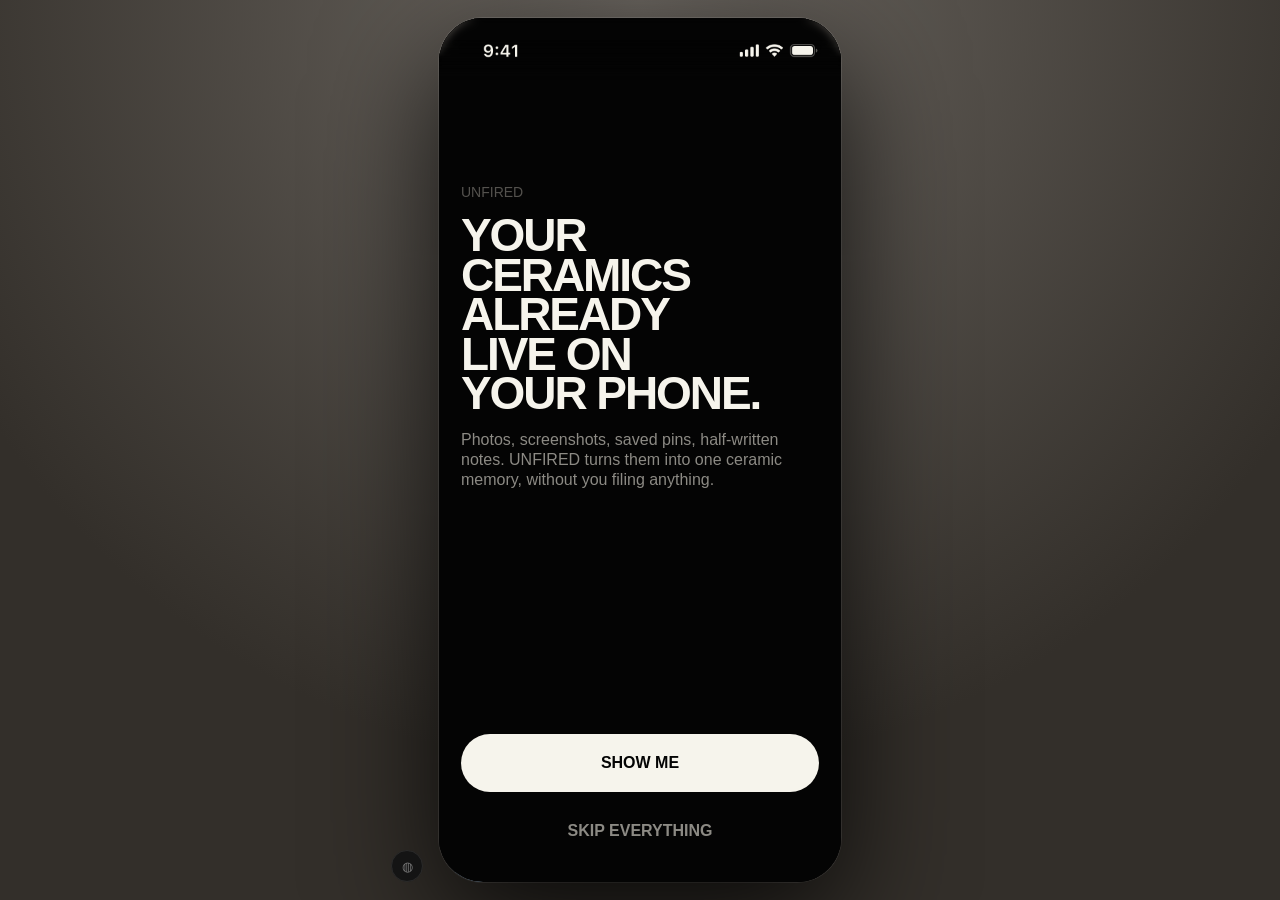
<file: index.html>
<!doctype html>
<html lang="en">
<head>
<meta charset="utf-8" />
<meta name="viewport" content="width=device-width, initial-scale=1, viewport-fit=cover, maximum-scale=1, user-scalable=no" />
<meta name="apple-mobile-web-app-capable" content="yes" />
<meta name="theme-color" content="#000000" />
<title>UNFIRED</title>
<link rel="stylesheet" href="css/app.css" />
<link rel="stylesheet" href="css/chat.css" />
</head>
<body>
  <div id="device">
    <div id="app" class="app"></div>
    <div id="layers"></div>
    <div id="toasts" class="toasts"></div>
  </div>
  <div id="devbar" class="devbar" hidden>
    <div class="devgrp">Main screens</div>
    <button data-dev="items">Items</button>
    <button data-dev="insights">Insights</button>
    <button data-dev="card:idea-bird-flock">Idea with thin plan</button>
    <button data-dev="card:idea-blue-engobe-jug">Idea with pattern variants</button>
    <button data-dev="card:lavender-teapot-2">Making card</button>
    <button data-dev="card:starred-plates">Finished card</button>
    <button data-dev="rtp">Ready to post</button>
    <div class="devgrp">Capture and chat</div>
    <button data-dev="log">Log screen</button>
    <button data-dev="chat">Ask your archive</button>
    <div class="devgrp">Live and devices</div>
    <button data-dev="lock">Lock screen live activity</button>
    <div class="devgrp">Flows</div>
    <button data-dev="discover">Discover</button>
    <button data-dev="shake">Collide (random)</button>
    <button data-dev="onboard">Onboarding</button>
    <div class="devgrp">Data</div>
    <button data-dev="reset">Reset demo data</button>
  </div>
  <button id="devtoggle" class="devtoggle" title="Prototype controls">◍</button>
  <script type="module" src="js/app.js"></script>
</body>
</html>
</file>
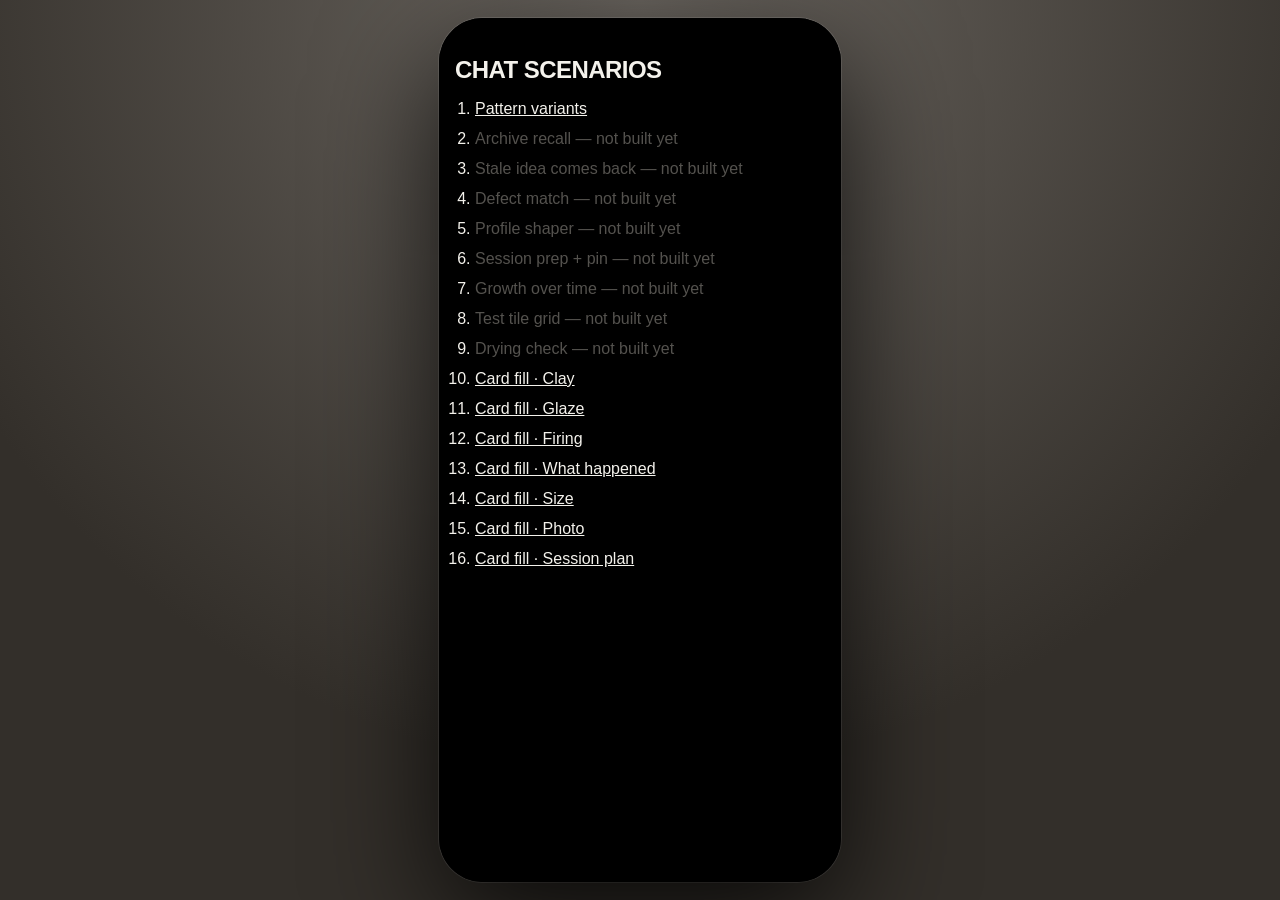
<file: chat.html>
<!doctype html>
<html lang="en">
<head>
<meta charset="utf-8" />
<meta name="viewport" content="width=device-width, initial-scale=1, viewport-fit=cover, maximum-scale=1, user-scalable=no" />
<meta name="theme-color" content="#000000" />
<title>UNFIRED Chat</title>
<link rel="stylesheet" href="css/app.css" />
<link rel="stylesheet" href="css/chat.css" />
</head>
<body>
  <div id="device">
    <div id="chat"></div>
    <div id="layers"></div>
  </div>
  <script type="module" src="js/chat.js"></script>
</body>
</html>
</file>
<file: css/app.css>
/* UNFIRED — prototype stylesheet */
:root{
  --bg:#000; --ink:#F4F2EC; --ink-dim:#8C8A84; --ink-faint:#54524E;
  --line:#1E1E1E; --line-2:#2B2B2B; --paper:#F4F2EC;
  --blue:#2B36FF; --acid:#D6FF2E; --orange:#FF4A17; --cyan:#00E2FF; --rose:#FF7BB0;
  --sheet:#0C0C0C;
  --idea:#D6FF2E; --making:#FF4A17; --finished:#00E2FF;
  --safe-t:env(safe-area-inset-top,0px); --safe-b:env(safe-area-inset-bottom,0px);
  --ease:cubic-bezier(.2,.9,.24,1);
  --font:"Helvetica Neue",Helvetica,"Inter","SF Pro Display",-apple-system,BlinkMacSystemFont,Arial,sans-serif;
}
*{box-sizing:border-box;-webkit-tap-highlight-color:transparent}
html,body{margin:0;padding:0;height:100%;background:#0A0A0A;font-family:var(--font);color:var(--ink)}
body{overscroll-behavior:none;
  /* grayscale antialiasing, as Figma draws text: without it macOS browsers
     thicken light-on-dark text and every weight looks a step bolder */
  -webkit-font-smoothing:antialiased;-moz-osx-font-smoothing:grayscale}
button{font:inherit;color:inherit;background:none;border:0;padding:0;cursor:pointer;
  -webkit-user-select:none;user-select:none}
input,textarea{font:inherit;color:inherit;background:none;border:0;outline:none}
img{display:block;max-width:100%}

/* ---------- device / viewport ---------- */
#device{position:fixed;inset:0;background:var(--bg);overflow:hidden;
  display:flex;flex-direction:column}
@media (min-width:760px){
  /* Lightened from #3C3A36/#221F1C -- the old backdrop and the app's own
     near-black content (#040404/#0A0A0A/#0B0B0B everywhere) read as one
     continuous surface, no visible frame edge. The device's own hairline
     border also moves from a near-invisible dark gray (#262626, barely
     different from the backdrop it sits on) to a translucent white ring,
     which stays visible against any dark surface regardless of exactly
     how dark the backdrop is. */
  body{display:flex;align-items:center;justify-content:center;background:#57534C;
    background-image:radial-gradient(circle at 50% 0%,#6B6660 0%,#332F2A 70%)}
  #device{position:relative;inset:auto;width:402px;height:min(874px,96vh);
    border-radius:44px;
    box-shadow:0 40px 120px rgba(0,0,0,.8),0 0 0 1px rgba(255,255,255,.14);
    /* no simulated home-indicator inset at the bottom: the bottom bars'
       buttons sit exactly 16px from the frame's edge, as designed */
    --safe-t:14px;--safe-b:0px}
}
/* Inside an iframe the viewport is phone-sized, so the rule above never runs
   and env(safe-area-inset-top) is 0 -- give the embedded frame the same top
   inset as the standalone desktop one (html.framed is set by js/app.js). */
@media (max-width:759px){ html.framed #device{--safe-t:14px;--safe-b:0px} }
/* the drawn iPhone status bar (js/sysbar.js, Figma "Status bar - iPhone"
   402 x 62): content starts under it, as in every Figma screen */
html.with-sysbar #device{--safe-t:62px}
.sysbar{display:none}
/* always 62px tall: at 402 wide the whole image; narrower, the same
   size, its sides cropped evenly */
html.with-sysbar .sysbar{display:block;position:absolute;z-index:150;top:0;left:0;width:100%;height:62px;
  object-fit:cover;object-position:center;pointer-events:none;user-select:none;-webkit-user-select:none}
html.with-sysbar .sysbar[hidden]{display:none}
/* under it, the Items top bar's progressive blur, so what scrolls up
   under the clock goes soft instead of colliding with it */
.sysbar-blur{display:none}
html.with-sysbar .sysbar-blur{display:block;position:absolute;z-index:149;top:0;left:0;right:0;
  height:var(--safe-t);pointer-events:none;isolation:isolate}
.app{position:absolute;inset:0;overflow:hidden}

/* ---------- typography ---------- */
/* Type scale = the Items screen + piece card (Figma). Outside those, the
   shared classes map onto it:
     .h-mega  screen title   32px bold upper -1.05px   (ITEMS / INSIGHTS)
     .h-big   section title  24px bold upper -0.55px   (READY TO POST)
     .label   meta / status  12px regular upper        (MAKING, 23 DAYS AGO)
     .meta    small secondary 14px regular              (Edit screen helper text)
   .h-mid stays as the piece card's own section title. .keep-type (Items
   screen empty states, "card gone") pins the previous look there. */
.h-mega{font-size:32px;line-height:1;letter-spacing:-1.05px;
  font-weight:700;text-transform:uppercase;margin:0}
.h-big{font-size:24px;line-height:1.1;letter-spacing:-.55px;
  font-weight:700;text-transform:uppercase;margin:0}
.h-mid{font-size:22px;line-height:1.02;letter-spacing:-.025em;font-weight:700;
  text-transform:uppercase;margin:0}
/* piece name as a title, like the Items screen / card page: Title Case
   (in JS), medium, tight -- 32px big title, .sm 20px on small cards */
.piece-t{font-size:32px;font-weight:500;letter-spacing:-1.05px;line-height:30px;margin:0}
.piece-t.sm{font-size:20px;letter-spacing:-.4px;line-height:20px}
.label{font-size:12px;line-height:normal;letter-spacing:normal;text-transform:uppercase;
  font-weight:400;color:var(--ink-dim)}
.meta{font-size:14px;letter-spacing:.22px;color:var(--ink-dim);line-height:1.3}
.keep-type .h-mega{font-size:clamp(44px,15vw,64px);line-height:.86;letter-spacing:-.045em}
.keep-type .h-big{font-size:clamp(30px,9vw,38px);line-height:.92;letter-spacing:-.035em}
.keep-type .label{font-size:10px;letter-spacing:.16em;font-weight:600}
.keep-type .meta{font-size:12px;letter-spacing:.02em;line-height:1.45}
.keep-type .bigact{font-size:14px;letter-spacing:.13em;border-radius:30px;padding:0;box-shadow:none}
/* sub-page header title (Ready to post / Edit headers) */
.page-top .label{font-size:20px;font-weight:700;letter-spacing:-.55px;color:#f6f4ec}
.chat-head .label{font-size:12px;font-weight:400;letter-spacing:normal;color:var(--ink-dim)}
.chat-head .h-mid{font-size:20px;letter-spacing:-.55px;line-height:normal}
.body{font-size:15px;line-height:1.5;color:var(--ink);letter-spacing:-.01em}
.dim{color:var(--ink-dim)}
.faint{color:var(--ink-faint)}

/* ---------- screen scaffold ---------- */
.screen{position:absolute;inset:0;display:flex;flex-direction:column;background:var(--bg)}
.scroll{flex:1;overflow-x:hidden;overflow-y:auto;-webkit-overflow-scrolling:touch;
  padding-bottom:calc(132px + var(--safe-b))}
.scroll::-webkit-scrollbar{width:0}
.pad{padding-left:20px;padding-right:20px}

/* ITEMS / INSIGHTS: floats over the page like the bottom tab bar, with a
   progressive blur the other way up (5px at the top, none at the bottom
   edge) under a dark tint, so the words stay readable over scrolled content.
   The pages start below it. */
.sb-safe{flex:none;height:var(--safe-t)}
.topbar{padding:calc(var(--safe-t) + 4px) 16px 36px;display:flex;align-items:flex-end;
  gap:18px;background:rgba(0,0,0,.01);position:absolute;top:0;left:0;right:0;z-index:40}
.screen .scroll{padding-top:calc(var(--safe-t) + 56px)}
.navword{font-size:32px;line-height:1;letter-spacing:-1.05px;font-weight:700;
  text-transform:uppercase;color:var(--ink-faint);transition:color .25s var(--ease)}
.navword.on{color:#f6f4ec}
.topbar .spacer{flex:1}
.topbar{flex-wrap:wrap;row-gap:12px}
.topbar .filters{flex-basis:calc(100% + 32px);margin:0 -16px;padding-bottom:0}
.screen .scroll.feed{padding-top:calc(var(--safe-t) + 56px + 36px)}
/* the fade below the bar lets taps through to what's under it */
.topbar,.logdock{pointer-events:none}
.topbar>*,.logdock>*{pointer-events:auto}
.topbar>.pblur,.logdock>.pblur{pointer-events:none}
.iconbtn{width:40px;height:40px;border-radius:50%;display:grid;place-items:center;
  background:#0e0e0e;border:1px solid #292929;color:#f6f4ec;flex:none}
.iconbtn svg{width:16px;height:16px}
.iconbtn:active{transform:scale(.92)}
.circlebtn{width:40px;height:40px;display:grid;place-items:center;flex:none}
.circlebtn svg{width:24px;height:24px}
.circlebtn:active{transform:scale(.92)}

/* Progressive blur under the bottom bars: one blurred layer behind the
   buttons, masked from solid at the bottom edge to clear at the top, so
   the blur fades from 5px at the bottom to none at the top of the bar. */
/* Progressive blur without a visible edge (ui.js pblur()): five stacked
   layers blurred 5 / 3.5 / 2 / 1 / 0.5px, each masked to its own band so
   the blur strength steps down gradually instead of a 5px copy fading out.
   .down: strongest at the top (top bars), easing out over the bottom 40px.
   .up: strongest at the bottom (bottom bars), easing out towards the top. */
.pblur{position:absolute;inset:0;z-index:-1;pointer-events:none}
.pblur i{position:absolute;inset:0}
.pblur i:nth-child(1){-webkit-backdrop-filter:blur(5px);backdrop-filter:blur(5px)}
.pblur i:nth-child(2){-webkit-backdrop-filter:blur(3.5px);backdrop-filter:blur(3.5px)}
.pblur i:nth-child(3){-webkit-backdrop-filter:blur(2px);backdrop-filter:blur(2px)}
.pblur i:nth-child(4){-webkit-backdrop-filter:blur(1px);backdrop-filter:blur(1px)}
.pblur i:nth-child(5){-webkit-backdrop-filter:blur(.5px);backdrop-filter:blur(.5px)}
.pblur.down i:nth-child(1){-webkit-mask-image:linear-gradient(to bottom,var(--bg) 0,var(--bg) calc(100% - 40px),transparent calc(100% - 30px));mask-image:linear-gradient(to bottom,var(--bg) 0,var(--bg) calc(100% - 40px),transparent calc(100% - 30px))}
.pblur.down i:nth-child(2){-webkit-mask-image:linear-gradient(to bottom,transparent calc(100% - 40px),var(--bg) calc(100% - 34px),var(--bg) calc(100% - 28px),transparent calc(100% - 22px));mask-image:linear-gradient(to bottom,transparent calc(100% - 40px),var(--bg) calc(100% - 34px),var(--bg) calc(100% - 28px),transparent calc(100% - 22px))}
.pblur.down i:nth-child(3){-webkit-mask-image:linear-gradient(to bottom,transparent calc(100% - 32px),var(--bg) calc(100% - 26px),var(--bg) calc(100% - 20px),transparent calc(100% - 14px));mask-image:linear-gradient(to bottom,transparent calc(100% - 32px),var(--bg) calc(100% - 26px),var(--bg) calc(100% - 20px),transparent calc(100% - 14px))}
.pblur.down i:nth-child(4){-webkit-mask-image:linear-gradient(to bottom,transparent calc(100% - 24px),var(--bg) calc(100% - 18px),var(--bg) calc(100% - 12px),transparent calc(100% - 6px));mask-image:linear-gradient(to bottom,transparent calc(100% - 24px),var(--bg) calc(100% - 18px),var(--bg) calc(100% - 12px),transparent calc(100% - 6px))}
.pblur.down i:nth-child(5){-webkit-mask-image:linear-gradient(to bottom,transparent calc(100% - 16px),var(--bg) calc(100% - 10px),var(--bg) calc(100% - 4px),transparent 100%);mask-image:linear-gradient(to bottom,transparent calc(100% - 16px),var(--bg) calc(100% - 10px),var(--bg) calc(100% - 4px),transparent 100%)}
.pblur.up i:nth-child(1){-webkit-mask-image:linear-gradient(to top,var(--bg) 0,var(--bg) 20%,transparent 36%);mask-image:linear-gradient(to top,var(--bg) 0,var(--bg) 20%,transparent 36%)}
.pblur.up i:nth-child(2){-webkit-mask-image:linear-gradient(to top,transparent 18%,var(--bg) 30%,var(--bg) 40%,transparent 54%);mask-image:linear-gradient(to top,transparent 18%,var(--bg) 30%,var(--bg) 40%,transparent 54%)}
.pblur.up i:nth-child(3){-webkit-mask-image:linear-gradient(to top,transparent 38%,var(--bg) 50%,var(--bg) 58%,transparent 72%);mask-image:linear-gradient(to top,transparent 38%,var(--bg) 50%,var(--bg) 58%,transparent 72%)}
.pblur.up i:nth-child(4){-webkit-mask-image:linear-gradient(to top,transparent 56%,var(--bg) 68%,var(--bg) 76%,transparent 88%);mask-image:linear-gradient(to top,transparent 56%,var(--bg) 68%,var(--bg) 76%,transparent 88%)}
.pblur.up i:nth-child(5){-webkit-mask-image:linear-gradient(to top,transparent 74%,var(--bg) 84%,var(--bg) 92%,transparent 100%);mask-image:linear-gradient(to top,transparent 74%,var(--bg) 84%,var(--bg) 92%,transparent 100%)}

/* the app's iOS keyboard (js/keyboard.js mountKeyboard): slides up over the
   bottom of the phone when a text field is tapped; the screen and any open
   layer shrink to sit above it, like iOS */
/* iOS keyboard keys (js/keyboard.js, Figma 590:8740: 402 x 317). Its three
   system colours have no match among the app's tokens, so they're kept
   here, for the keyboard only. */
.kb{--kb-bg:#232323;--kb-key:#474747;--kb-blue:#0091ff;height:317px;display:flex;flex-direction:column;padding-top:12px;border-radius:27px 27px 0 0;background:var(--kb-bg)}
.kb-keys{display:flex;flex-direction:column;gap:11px;padding:12px 8.5px 0}
.kb-row{display:flex;gap:6px}
.kb-row.in{padding:0 20px}
.kb-row.third{gap:14.25px}
.kb-mid{flex:1;display:flex;gap:6px}
.kb-k{flex:1;min-width:0;height:45px;border-radius:8.5px;background:var(--kb-key);color:var(--ink);
  font-size:25px;line-height:30px;padding-bottom:3px;display:grid;place-items:center;touch-action:manipulation}
.kb-k.mod{flex:none;width:44.67px;font-size:18px}
.kb-k.del{width:45px}
.kb-k.switch{width:91.67px;font-size:18px;padding-bottom:0}
.kb-k.ret{flex:none;width:92px;background:var(--kb-blue)}
.kb-mid.wide .kb-k{font-size:25px}
.kb-k svg{width:24px;height:24px}
.kb-k.del svg{width:28px}
.kb-k.on{background:var(--ink);color:var(--kb-bg)}
.kb-k.down{filter:brightness(1.5)}
.kb-foot{height:70px;display:flex;justify-content:space-between;align-items:flex-start;padding:27px 39px 15px 36px}
.kb-icon{color:var(--ink);opacity:.73;display:grid;place-items:center}
.kb-icon:first-child svg{width:26.92px;height:26.92px}
.kb-icon:last-child svg{width:18.87px;height:28.21px}
.chx-kb.app-kb{position:absolute;left:0;right:0;bottom:0;z-index:95;height:317px;
  transform:translateY(100%);transition:transform .28s var(--ease)}
.chx-kb.app-kb.open{transform:none}
#device .screen,#device .layer{transition:bottom .28s var(--ease)}
#device.kb-open .screen,#device.kb-open .layer{bottom:317px}

/* ---------- log button (global) ---------- */
/* tab bars (Figma 562:8445): near-clear fill + the progressive blur above,
   floating over the content so it scrolls underneath */
.logdock{position:absolute;left:0;right:0;bottom:0;padding:12px 16px calc(16px + var(--safe-b));
  display:flex;align-items:center;justify-content:space-between;z-index:40;background:rgba(0,0,0,.01)}
.logbtn{height:58px;padding:1px 29px 0;justify-content:center;border-radius:34px;background:var(--paper);
  color:#000;font-size:16px;font-weight:700;letter-spacing:normal;text-transform:uppercase;
  display:flex;align-items:center;gap:8px;box-shadow:0 10px 17px rgba(255,255,255,.13);
  transition:transform .22s var(--ease)}
.logbtn:active{transform:scale(.94)}
.logbtn .dot{width:10px;height:10px;border-radius:50%;background:var(--orange)}
.logdock .side{width:58px;height:58px;border-radius:50%;border:1px solid var(--line-2);display:grid;
  place-items:center;background:#0B0B0B}
.logdock .side svg{width:24px;height:24px}

/* ---------- state chips ---------- */
.state{display:inline-flex;align-items:center;gap:6px;font-size:10px;font-weight:700;
  letter-spacing:.16em;text-transform:uppercase}
.state::before{content:"";width:7px;height:7px;border-radius:50%;background:currentColor}
.state.idea{color:var(--idea)} .state.making{color:var(--making)} .state.finished{color:var(--finished)}

/* ---------- items / home ---------- */
.hero-now{padding:6px 20px 0;position:relative}
.hero-now .kicker{display:flex;justify-content:space-between;align-items:center;margin-bottom:8px}
.sec-t{font-size:24px;font-weight:700;letter-spacing:-.55px;text-transform:uppercase;color:#f6f4ec}
.mkcard{position:relative;margin-top:10px;border-radius:48px;padding:20px;
  display:flex;flex-direction:column;align-items:center;gap:8px;overflow:hidden;
  text-align:center}
.mkcard.making{background:linear-gradient(180deg,#f6f4ec 23.558%,#7192ff 100%)}
.mkcard.idea{background:linear-gradient(180deg,#f6f4ec 23.32%,#6ab8ef 100%);
  min-height:210px;justify-content:space-between}
.mkcard .head{display:flex;flex-direction:column;align-items:center;gap:8px;width:100%}
.mkcard .status{display:flex;align-items:center;gap:4px}
.mkcard .status .dot{width:6px;height:6px;border-radius:50%;background:var(--orange);flex:none}
.mkcard .status svg{width:6.96px;height:6.96px;flex:none}
.mkcard .status span{font-size:12px;text-transform:uppercase}
.mkcard.making .status span{color:var(--orange)}
.mkcard.idea .status span{color:#040404}
.mkcard .t{font-size:32px;font-weight:500;letter-spacing:-1.05px;line-height:30px;
  color:#040404;margin:0}
.mkcard .sub{font-size:16px;line-height:16px;color:#040404;max-width:320px;margin:0}
.mkcard .img{width:240px;height:190px;overflow:hidden;flex:none}
.mkcard .img img{width:100%;height:100%;object-fit:contain}
.mkcard .acts{display:flex;gap:8px;justify-content:center;padding-top:4px}
.mkcard .acts button{height:40px;padding:1px 16px 0;border-radius:100px;background:#f6f4ec;
  border:1px solid var(--line-2);font-size:14px;font-weight:700;text-transform:uppercase;
  color:#040404}

.blk{margin-top:34px}
.blk-head{display:flex;align-items:center;justify-content:space-between;padding:0 20px 16px}
.blk-head.act{padding-bottom:8px}

/* Items feed (Figma 562:8203): filters, featured card, tile grid */
.feed{padding-bottom:110px}
.feat{padding:0 16px 16px}
.feat .mkcard{margin-top:0}
.feat .mkcard.idea{height:210px;min-height:210px;padding:20px}
.feat .mkcard.idea .sub{display:-webkit-box;-webkit-box-orient:vertical;-webkit-line-clamp:2;overflow:hidden;
  max-width:none;line-height:normal}

/* ready to post */
.rtp-row{display:flex;gap:8px;padding:0 20px;overflow-x:auto;scrollbar-width:none}
.rtp-row::-webkit-scrollbar{display:none}
.rtp-card{width:350px;flex:none;background:#f6f4ec;border-radius:40px;
  padding:12px 16px 12px 12px;display:flex;gap:8px;align-items:center;justify-content:center}
.rtp-card .thumb{width:122px;height:92px;flex:none;overflow:hidden}
.rtp-card .thumb img{width:100%;height:100%;object-fit:cover}
.rtp-card .head{display:flex;flex-direction:column;min-width:0}
.rtp-card .head .t{font-family:var(--font);font-size:32px;font-weight:500;
  line-height:30px;letter-spacing:-1.05px;color:#040404}

/* ready to post -- "see all" page */
.rtp-statusbar{display:flex;justify-content:space-between;align-items:center;
  padding:calc(var(--safe-t) + 6px) 20px 0;color:#fff;font-size:15px;font-weight:600}
.rtp-statusbar .icons{display:flex;align-items:center;gap:5px}
.rtp-statusbar .bars{display:flex;align-items:flex-end;gap:1.5px;height:10px}
.rtp-statusbar .bars i{display:block;width:3px;background:#fff;border-radius:1px}
.rtp-statusbar .bars i:nth-child(1){height:4px}
.rtp-statusbar .bars i:nth-child(2){height:6px}
.rtp-statusbar .bars i:nth-child(3){height:8px}
.rtp-statusbar .bars i:nth-child(4){height:10px}
.rtp-statusbar .wifi{width:15px;height:11px;border:1.5px solid #fff;border-top:0;
  border-radius:0 0 8px 8px}
.rtp-statusbar .batt{width:24px;height:11px;border:1.3px solid #fff;border-radius:3px;
  display:flex;align-items:center;padding:1.5px}
.rtp-statusbar .batt i{display:block;flex:1;height:100%;background:#fff;border-radius:1px}

.rtp-page-head{display:flex;flex-direction:column;align-items:center;gap:8px;
  padding:0 0 20px}
.rtp-page-head .navrow{display:flex;justify-content:space-between;align-items:center;width:100%;height:52px;padding:0 16px}
.rtp-page-head .navbtn{width:40px;height:40px;border-radius:50%;background:#0e0e0e;
  border:1px solid #292929;color:#f6f4ec;display:grid;place-items:center;flex:none}
.rtp-page-head .navbtn-gap{width:40px;height:40px;flex:none}
/* shared sub-page header (ui.js pageHead) */
.page-head{flex:none;position:relative;z-index:6}
.rtp-page-head .navbtn svg{width:16px;height:16px}
.rtp-page-head .t{font-size:20px;font-weight:700;letter-spacing:-.55px;
  text-transform:uppercase;color:#f6f4ec;margin:0}
.rtp-page-head .sub{font-size:16px;color:#f6f4ec;margin:0}

/* actual Figma card exports (assets/posts) -- not rebuilt from primitives.
   Infinite card loop matching infinite-scrolling-cards-slider.webflow.io:
   cards are stacked on the deck's centre and placed purely by JS transform
   (x = slot*80% of card width, scale == opacity == (1 - |slot|*0.2)^2),
   driven by horizontal swipe / trackpad scroll -- see openReadyToPost() in
   items.js. Every card gets the same frame (the re-exported posts are all
   804x~1325); centre card is 75% of the screen width like the reference,
   so neighbours tuck behind it -- smaller only if the screen is too short. */
.rtp-deck{position:relative;flex:1 1 auto;min-height:0;overflow:hidden;
  container-type:size;touch-action:pan-y;user-select:none;-webkit-user-select:none}
.rtp-deck > *{position:absolute;left:50%;top:50%;
  width:min(75cqw, (100cqh - 24px) * 1242 / 2169);height:auto;aspect-ratio:1242/2169;
  object-fit:cover;display:block;transform-origin:center;will-change:transform,opacity;
  pointer-events:none;-webkit-user-drag:none}
/* a post in the preset Instagram frame (post.js postFrame). The preset is
   1242 x 2169 with a transparent image area from y 186 to 1734; the
   composed image fills it, its type scaled to the frame's width (the
   editor's 370px layout in cqw). The caption patch sits over the preset's
   sample caption, after "dianaclay" (x 250, y 2026 -> 2080). */
.post-frame{position:relative;aspect-ratio:1242/2169;container-type:inline-size;overflow:hidden;border-radius:6.8cqw}
.pf-preset{position:absolute;inset:0;width:100%;height:100%;display:block;pointer-events:none}
.pf-art{position:absolute;left:0;right:0;top:calc(186 / 2169 * 100%);height:calc(1548 / 2169 * 100%)}
.pf-art .pe-img{height:100%}
.pf-art .pe-slide img{width:71cqw;height:71cqw}
.pf-art .pe-lab{font-size:4.32cqw;padding:.5cqw 0}
.pf-art .pe-lab.tl,.pf-art .pe-lab.tr{top:3.8cqw}
.pf-art .pe-lab.bl,.pf-art .pe-lab.br{bottom:4.3cqw}
.pf-art .pe-lab.tl,.pf-art .pe-lab.bl{left:3.8cqw}
.pf-art .pe-lab.tr,.pf-art .pe-lab.br{right:3.8cqw}
.pf-cap{position:absolute;left:calc(250 / 1242 * 100%);right:4cqw;top:calc(2024 / 2169 * 100%);height:calc(58 / 2169 * 100%);
  display:flex;align-items:center;padding-left:.6cqw;background:#fff;color:#0c1014;
  font-family:-apple-system,BlinkMacSystemFont,"SF Pro Text",var(--font);font-size:3.75cqw;
  white-space:nowrap;overflow:hidden;text-overflow:ellipsis}
.rtp-deck > .post-frame{position:absolute;height:auto}

.rtp-bottombar{display:flex;gap:8px;justify-content:center;
  padding:8px 12px calc(16px + var(--safe-b))}
.rtp-bottombar button{height:58px;padding:1px 24px 0;border-radius:100px;background:#0e0e0e;
  border:1px solid #292929;font-size:16px;font-weight:700;text-transform:uppercase;
  color:#f6f4ec}
.rtp-bottombar button.post{background:#FF451A;border-color:#FF451A;color:#040404;box-shadow:0 10px 17px rgba(255,255,255,.13)}

/* ---------- post Edit / Preview (screens/post.js, Figma 493:16808 / 493:16989) ---------- */
.pe-nav{display:flex;align-items:center;justify-content:space-between;gap:12px;
  height:52px;padding:0 16px;flex:none}
.pe-navbtn{width:40px;height:40px;border-radius:29px;background:#0e0e0e;border:1px solid #292929;
  display:grid;place-items:center;flex:none;color:#f6f4ec}
.pe-navbtn svg{width:16px;height:16px}
.pe-title{flex:1;min-width:0;display:flex;flex-direction:column;align-items:center;gap:4px;padding-top:4px;height:44px;color:#f6f4ec}
.pe-status{display:flex;align-items:center;gap:4px;font-size:12px;line-height:12px;text-transform:uppercase}
.pe-status .ic{width:8px;height:8px;display:grid;place-items:center}
.pe-status .ic svg{width:7px;height:7px}
.pe-name{font-size:24px;font-weight:500;letter-spacing:-.55px;line-height:24px;text-transform:capitalize;white-space:nowrap;
  padding:4px 0;margin:-4px 0;overflow:hidden;text-overflow:ellipsis;max-width:100%}
.pe-tabs{display:flex;margin:16px 16px 0;padding:2px;border-radius:100px;background:#181818;flex:none}
.pe-tab{flex:1;height:40px;padding-top:1px;border-radius:100px;font-size:14px;font-weight:700;
  letter-spacing:-.14px;text-transform:uppercase;color:#54524e}
.pe-tab.on{background:#f4f2ec;color:#040404}
.pe-slot{flex:1;min-height:0;display:flex;flex-direction:column}
.pe-tiles{display:flex;gap:8px;padding:5px 0 32px;flex-wrap:wrap}
.pe-tile{width:100px;height:100px;border-radius:29px;background:#0e0e0e;border:1px solid #292929;
  overflow:hidden;display:grid;place-items:center;color:#f6f4ec;flex:none;position:relative}
.pe-tile img{position:absolute;inset:0;width:100%;height:100%;object-fit:cover}
.pe-tile.add svg{width:24px;height:24px}
.pe-tile.on{border-color:#ff4b18}
/* PREVIEW tab: the looping deck of backdrop variants fills the body */
.pe-body.pv{display:flex;flex-direction:column;overflow:hidden;padding-left:0;padding-right:0}
.pe-body{flex:1;min-height:0;overflow-y:auto;padding:12px 16px calc(90px + var(--safe-b));scrollbar-width:none}
.pe-body::-webkit-scrollbar{display:none}
.pe-imgwrap{padding-bottom:16px}
.pe-img{position:relative;height:441px;overflow:hidden}
.pe-slides{position:absolute;inset:0;display:flex;overflow-x:auto;scroll-snap-type:x mandatory;
  scrollbar-width:none}
.pe-slides::-webkit-scrollbar{display:none}
.pe-slide{flex:0 0 100%;display:grid;place-items:center;scroll-snap-align:center}
.pe-slide img{width:263px;height:263px;object-fit:contain}
.pe-lab{position:absolute;padding:2px 0;font-size:16px;line-height:normal;color:#8c8c8c;
  pointer-events:none;white-space:nowrap}
.pe-lab.tl,.pe-lab.tr{top:14px;text-transform:uppercase}
.pe-lab.bl,.pe-lab.br{bottom:16px}
.pe-lab.tl,.pe-lab.bl{left:14px}
.pe-lab.tr,.pe-lab.br{right:14px}
.pe-empty{width:100%;height:441px;border-radius:29px;background:#0e0e0e;border:1px solid #292929;
  display:grid;place-items:center;font-size:14px;line-height:15.95px;letter-spacing:.22px;color:#54524e}
.pe-sh{display:flex;justify-content:space-between;align-items:flex-start;padding-bottom:16px}
.pe-sh-t{font-size:24px;font-weight:700;letter-spacing:-.55px;text-transform:uppercase;color:#f6f4ec}
.pe-sh-sub{margin-top:8px;font-size:14px;line-height:15.95px;letter-spacing:.22px;color:#54524e}
.pe-sh-sub.big{font-size:16px}
.pe-sh-act{margin-top:6px;font-size:16px;font-weight:500;text-transform:uppercase;color:#f6f4ec}
.pe-swatches{display:flex;justify-content:space-between;padding-bottom:32px}
.pe-sw{width:40px;height:40px;border-radius:12px;border:1px solid #292929;flex:none}
.pe-sw.on{border:2px solid #FF451A}
.pe-caption{display:block;width:100%;padding:0;background:none;border:0;outline:none;
  font-size:24px;line-height:26px;font-weight:500;color:#f4f2ec;caret-color:#ff451a;resize:none;
  margin-bottom:32px;overflow:hidden}
.pe-caption::placeholder{color:#54524e}
.pe-piece{padding-bottom:32px}
.pe-piece > div{padding-top:8px}
.pe-bottom{position:absolute;left:0;right:0;bottom:0;z-index:5;display:flex;align-items:center;
  justify-content:space-between;padding:16px 16px calc(16px + var(--safe-b));background:rgba(0,0,0,.01)}
.pe-regen{width:58px;height:58px;border-radius:29px;background:#0e0e0e;border:1px solid #292929;
  display:grid;place-items:center;color:#f6f4ec;flex:none}
.pe-regen svg{width:24px;height:24px}
.pe-btn{height:58px;padding:1px 24px 0;border-radius:100px;font-size:16px;font-weight:700;
  text-transform:uppercase;color:#040404}
.pe-btn.paper{background:#f6f4ec;box-shadow:0 10px 17px rgba(255,255,255,.13)}
.pe-btn.accent{background:#FF451A;box-shadow:0 10px 17px rgba(255,255,255,.13)}
.pe-btn.dark{width:87px;padding:1px 0 0;background:#0e0e0e;border:1px solid #292929;color:#f6f4ec}
.ph-modal{padding:28px 4px 20px;font-size:16px;line-height:18px;text-align:center;color:#f6f4ec}

/* piece card: "Ready to post" row (Figma 493:16931) */
.rtp-sect{display:flex;justify-content:space-between;align-items:flex-start}
.rtp-sect-sub{margin-top:8px;font-size:16px;line-height:15.95px;letter-spacing:.22px;color:#54524e}

/* filters */
.filters{display:flex;gap:20px;padding:0 16px 16px;overflow-x:auto;scrollbar-width:none}
.filters::-webkit-scrollbar{display:none}
.filters button{font-size:16px;font-weight:700;letter-spacing:-.14px;color:var(--ink-faint);
  text-transform:uppercase;white-space:nowrap}
.filters button.on{color:var(--ink)}
.filters .count{font-size:16px;color:var(--ink-faint);margin-left:4px}
.filters button.on .count{color:var(--orange)}

/* archive -- card grid per Figma node 468:63620 */
.archive{display:flex;flex-direction:column;gap:8px;padding:0 16px}
.arch-row{display:flex;gap:8px}
.arch-row.right{justify-content:flex-end}
.arch{position:relative;overflow:hidden;border-radius:32px;height:210px;padding:16px;
  display:flex;flex-direction:column;text-align:left;transition:transform .3s var(--ease)}
.arch:active{transform:scale(.965)}
.arch .st{display:flex;align-items:center;gap:4px;font-size:12px;line-height:1;
  text-transform:uppercase}
.arch .st .sq{width:5px;height:5px;background:currentColor;flex:none}
.arch .st .ic{width:8px;height:8px;flex:none;display:flex;align-items:center;justify-content:center}
.arch .st .ic svg{width:100%;height:100%;display:block}
.arch .t{font-family:var(--font);font-size:20px;font-weight:500;line-height:20px;
  letter-spacing:-.4px}

/* finished/making with a photo -- floating cutout, no card background */
.arch.fin{width:calc((100% - 8px)/2);flex:none;justify-content:flex-end;gap:8px;color:#f6f4ec}
.arch.fin .obj{flex:1;min-height:0;display:flex;align-items:center;justify-content:center;overflow:hidden}
.arch.fin .obj .noimg{width:100%;height:100%;border-radius:29px;background:#0B0B0B;
  border:1px solid var(--line-2);display:grid;place-items:center}
.arch.fin .obj .noimg .noimg-t{color:var(--ink-faint);font-family:var(--font);
  font-size:16px;font-weight:400;line-height:15.95px;letter-spacing:.22px}
.arch.fin .obj img{width:100%;height:100%;object-fit:contain}
.arch.fin .info{display:flex;flex-direction:column;gap:8px}
/* making: the cutout on the card's gradient, dark text */
.arch.fin.mk{color:#040404}
.arch.fin.mk .st{color:#040404}

/* idea with a photo -- photo bleeds full-card, dim layer, title overlaid.
   .bgimg/.dim are deliberately not named .ph/.scrim -- both those class
   names already exist globally (.ph is the 132px photo-strip thumbnail,
   .scrim is the modal backdrop, which also carries backdrop-filter:blur)
   and silently won over these rules: an absolutely-positioned element
   with inset:0 AND an inherited explicit width is over-constrained, so
   the browser honored the old width instead of stretching full-bleed --
   that's what produced the 132px-wide strip with the card's solid color
   showing through the rest. */
.arch.bleed{width:calc((100% - 8px)/2);flex:none;justify-content:space-between;color:#f6f4ec}
.arch.bleed .bgimg{position:absolute;inset:0}
.arch.bleed .bgimg img{width:100%;height:100%;object-fit:cover}
/* Figma's literal gradient (transparent 0.44% -> black 123.29%) leaves the
   status row at ~6% darkening -- fine for its own pale example photo, not
   enough contrast for our busier stock photos. Dual-sided instead: dark at
   both top (status row) and bottom (title), clear through the middle. */
.arch.bleed .dim{position:absolute;inset:0;
  background:linear-gradient(180deg,rgba(0,0,0,.55) 0%,rgba(0,0,0,0) 30%,
    rgba(0,0,0,0) 55%,rgba(0,0,0,.85) 100%)}
.arch.bleed .st,.arch.bleed .t{position:relative}

/* idea, no photo -- full-width gradient spotlight (small: same card, half-
   width, paired with a photo card -- Figma node 477:64406) */
.arch.spot{width:100%;justify-content:space-between;color:#040404}
.arch.spot.small{width:calc((100% - 8px)/2);flex:none}
.arch.spot .t{margin-bottom:8px}
.arch.spot .d{font-size:16px;line-height:16px}
.arch.spot .clamp2{display:-webkit-box;-webkit-box-orient:vertical;-webkit-line-clamp:2;overflow:hidden}
.arch.spot .clamp3{display:-webkit-box;-webkit-box-orient:vertical;-webkit-line-clamp:3;overflow:hidden}

/* ---------- sheets / layers ---------- */
#layers{position:absolute;inset:0;pointer-events:none;z-index:60}
.layer{position:absolute;inset:0;pointer-events:auto;isolation:isolate}  /* its contents' z-index stays inside it: a newer layer always covers an older one */
.scrim{position:absolute;inset:0;background:rgba(0,0,0,.62);backdrop-filter:blur(3px);
  opacity:0;transition:opacity .3s var(--ease)}
.scrim.in{opacity:1}
.sheet{position:absolute;left:0;right:0;bottom:0;max-height:94%;background:var(--sheet);
  border-radius:30px 30px 0 0;display:flex;flex-direction:column;overflow:hidden;
  transform:translateY(102%);transition:transform .42s var(--ease);
  box-shadow:0 -20px 60px rgba(0,0,0,.6)}
.sheet.in{transform:translateY(0)}
.sheet .grip{width:38px;height:4px;border-radius:3px;background:#333;margin:10px auto 0;flex:none}
.sheet .sbody{overflow-y:auto;padding:18px 20px calc(26px + var(--safe-b))}
.sheet.full{top:0;border-radius:0;max-height:100%}

.page{position:absolute;inset:0;background:var(--bg);display:flex;flex-direction:column;
  transform:translateX(100%);transition:transform .38s var(--ease)}
.page.in{transform:translateX(0)}
.page-top{display:flex;align-items:center;gap:12px;padding:calc(var(--safe-t) + 10px) 16px 8px;
  flex:none;position:relative;z-index:6}

/* ---------- card detail ---------- */
/* Full-bleed hero, title, and state picker (Figma nodes 478:65918 "no
   photo" / 478:66013 + 478:66106 "with photo") -- fills the device width
   edge-to-edge, starts at y=0, and runs behind the status bar and back/
   chat buttons (both now live inside it -- see .ch-statusbar/.ch-btnrow).
   Only the bottom corners are rounded, via squircle()'s per-corner radius
   in heroCard(); border-radius here is the plain-rect fallback. Two
   treatments, toggled by the .photo modifier (added only for a real,
   non-cutout hero photo -- see isCutout() in card.js for why):
   A (default) -- gradient bg, dark #040404 text/icons, compact (tabs sit
   directly under the title, no forced min-height).
   B (.photo) -- the photo fills the hero behind a dark overlay
   (.ch-dim), text/icons flip white, and min-height + space-between pin
   the tabs to the bottom edge, mirroring the old .mkcard.idea. 480px
   min-height is this project's own choice for "fills the hero" -- the
   task didn't give an exact number. */
.cardhero2{position:relative;display:flex;width:100%;padding-bottom:20px;
  flex-direction:column;align-items:center;border-radius:0 0 48px 48px;
  overflow:hidden;text-align:center;color:#040404}
/* 480, not 446 -- 446 was measured against a one-line title (Blue Line
   Mug); a two-line title (Heart Dishes, Set Of Four) pushes natural
   content to ~465px, and overflow:hidden was silently eating almost
   all of the intended 20px bottom padding instead of clipping visible
   content. 480 covers a two-line title with the padding intact; a
   shorter card still sizes to its own (smaller) natural height, since
   this is a max, not a fixed height. */
.cardhero2:not(.photo){max-height:480px}
/* No justify-content:space-between here anymore -- status bar/buttons/
   title now stack compactly right under each other, same position as
   every gradient (non-photo) card, instead of the title floating in the
   middle and the tabs pinned to the very bottom. min-height keeps the
   photo generously tall; .ch-photo covers the full card regardless of
   where the flex content actually sits, so the picture still fills the
   space below the tabs down to the bottom edge. */
.cardhero2.photo{color:#F4F2EC;min-height:480px}

.cardhero2 .ch-photo{position:absolute;inset:0}
.cardhero2 .ch-photo img{width:100%;height:100%;object-fit:cover}
/* Mirrored from Figma's literal value (was rgba(0,0,0,0) 0.44%, #000
   123.29% -- transparent at top, black past the bottom edge) per your
   instruction: black starts at the top of the card (for status-bar
   legibility) and fades out by the bottom, where the tabs are. Same
   two stop positions reflected around the gradient line. */
.cardhero2 .ch-dim{position:absolute;inset:0;
  background:linear-gradient(179deg,#000 -23.29%,rgba(0,0,0,0) 99.56%)}

/* Reuses items.js's statusBar() glyph shapes, but on currentColor instead
   of hardcoded #fff (that version stays #fff -- it's the "ready to post"
   black bar's own thing) so it can flip with the hero's own color. */
.cardhero2 .ch-statusbar{position:relative;width:100%;display:flex;
  justify-content:space-between;align-items:center;
  padding:calc(var(--safe-t) + 6px) 20px 0;font-size:15px;font-weight:600;color:inherit}
.cardhero2 .ch-statusbar .icons{display:flex;align-items:center;gap:5px}
.cardhero2 .ch-statusbar .bars{display:flex;align-items:flex-end;gap:1.5px;height:10px}
.cardhero2 .ch-statusbar .bars i{display:block;width:3px;background:currentColor;border-radius:1px}
.cardhero2 .ch-statusbar .bars i:nth-child(1){height:4px}
.cardhero2 .ch-statusbar .bars i:nth-child(2){height:6px}
.cardhero2 .ch-statusbar .bars i:nth-child(3){height:8px}
.cardhero2 .ch-statusbar .bars i:nth-child(4){height:10px}
.cardhero2 .ch-statusbar .wifi{width:15px;height:11px;display:block}
.cardhero2 .ch-statusbar .batt{width:24px;height:11px;border:1.3px solid currentColor;
  border-radius:3px;display:flex;align-items:center;padding:1.5px}
.cardhero2 .ch-statusbar .batt i{display:block;flex:1;height:100%;background:currentColor;
  border-radius:1px}

.cardhero2 .ch-btnrow{position:relative;width:100%;display:flex;
  justify-content:space-between;padding:8px 20px 0}
/* Always solid paper/dark, in both treatments -- per the photo mock, not
   affected by the hero's own dark/white color flip. Border #292929 is
   close but not exact to --line-2 (#2B2B2B) -- kept as the existing
   token per the established near-duplicate policy rather than adding a
   one-off literal. Background is the paper-card literal already used
   elsewhere on this page (#F6F4EC), not the --paper token (#F4F2EC). */
.ch-circle{display:flex;width:40px;height:40px;flex-direction:column;
  justify-content:center;align-items:center;flex-shrink:0;border-radius:29px;
  border:1px solid var(--line-2);background:#F6F4EC;color:#040404}
.ch-circle svg{width:20px;height:20px}
.ch-circle.more svg{width:16px;height:16px}
.bigact.ghost.danger{color:#FF451A}

/* status row and title: same shape/type params as .mkcard .status/.t (Make Next
   card on the Items screen) -- reused verbatim per your instruction. Grouped in
   .ch-head with a fixed 8px gap so the hero's own justify-content:space-between
   (treatment B) distributes its extra space around this group, not inside it
   -- otherwise status and title stretch apart on a card with little content. */
.cardhero2 .ch-head{position:relative;display:flex;flex-direction:column;
  align-items:center;gap:8px;margin-top:16px;padding:0 20px}
.cardhero2 .ch-status{display:flex;align-items:center;gap:4px;font-size:12px;
  text-transform:uppercase;color:inherit}
.cardhero2 .ch-status .ic svg{width:6.96px;height:6.96px;flex:none}
.cardhero2 .ch-status .sq{width:6px;height:6px;border-radius:50%;background:currentColor;flex:none}
/* making's orange accent stays treatment-A-only (task #4) -- on a photo
   it'd fight the white-for-legibility rule, so B keeps everything white. */
.cardhero2.making:not(.photo) .ch-status{color:var(--orange)}
.cardhero2.making:not(.photo) .ch-status .sq{background:var(--orange)}
.cardhero2 .ch-t{font-family:var(--font);font-size:32px;font-weight:500;line-height:30px;
  letter-spacing:-1.05px;color:inherit;outline:none;max-width:100%}
.cardhero2 .ch-t[contenteditable]:focus{background:rgba(0,0,0,.06);border-radius:8px}
.cardhero2.photo .ch-t[contenteditable]:focus{background:rgba(255,255,255,.14)}
.cardhero2 .ch-img{position:relative;max-width:100%;height:190px;margin-top:16px}
.cardhero2 .ch-img img{width:100%;height:100%;object-fit:contain;display:block;margin:0 auto}

.cardhero2 .statepick{position:relative;margin:16px 16px 0}
/* Treatment A only -- B's tabs are pinned to the bottom via
   justify-content:space-between instead, not a fixed margin. */
/* 84px only when the tabs sit directly under the title with nothing else
   between them (truly no image at all) -- a card with a cutout .ch-img
   uses the normal 16px instead, since 84px there was pushing the tabs
   past this container's 446px max-height. */
.cardhero2:not(.photo) .ch-head + .statepick{margin-top:84px}
.cardhero2:not(.photo) .ch-img + .statepick{margin-top:16px}
/* Pins the tabs to the card's bottom edge (min-height:480px on .photo
   gives it room to push into) without touching the spacing above --
   status bar/buttons/title keep their normal compact top position.
   Same solid #0E0E0E track as every other card; no translucent variant. */
.cardhero2.photo .statepick{margin-top:auto}

/* Tabs (state picker) -- exact spec values. #0E0E0E is a named system
   surface color (not a near-duplicate of --sheet, kept literal per the
   background-literal precedent); the selected fill and default label
   color are exact matches to --paper and --ink-faint, so those reuse
   the tokens instead of restating the same hex. */
.statepick{display:flex;padding:2px;justify-content:center;align-items:center;
  align-self:stretch;border-radius:100px;background:#0E0E0E}
.statepick button{display:flex;padding:1px 24px 0;flex-direction:column;
  justify-content:center;align-items:center;flex:1 0 0;align-self:stretch;
  border-radius:100px;font-family:var(--font);font-size:14px;font-weight:700;
  line-height:normal;letter-spacing:-.14px;text-transform:uppercase;text-align:center;
  color:var(--ink-faint)}
.statepick button.on{height:40px;background:var(--paper);color:#040404}

/* new section shell (paper-card content, replacing the old dark
   divider-line .sect/.sh, now unused anywhere) */
.sect2{margin-top:28px;padding:0 20px}
.sh2{display:flex;align-items:baseline;justify-content:space-between}
.sh2 .h-mid{letter-spacing:-.02em}
.plan-toggle{font-family:var(--font);font-size:16px;font-weight:500;line-height:normal;
  text-align:center;text-transform:uppercase;color:#F6F4EC}
/* Scoped standalone -- see the comment where this is used in card.js
   for why it isn't just .meta. Exact match to --ink-faint, reused as
   the token instead of restating the hex. */
.plan-sub{font-family:var(--font);font-size:16px;font-weight:400;line-height:15.95px;
  letter-spacing:.22px;color:var(--ink-faint);margin:8px 0 16px}
/* REGENERATE PLAN -- 16px below the plan input, 32px below itself.
   #292929 border kept as --line-2 per the near-duplicate policy (same as
   .ch-circle); #0E0E0E is the established surface literal. Text style
   matches the LOG button (.logbtn): 16px/700 uppercase, inherited font
   stack, normal tracking -- only the colour differs (light on the dark
   surface here vs dark on paper there). */
.regen-plan{display:flex;height:58px;padding:1px 24px 0;justify-content:center;align-items:center;
  margin:16px 0 32px;border-radius:29px;border:1px solid var(--line-2);background:#0E0E0E;
  font-size:16px;font-weight:700;letter-spacing:normal;text-transform:uppercase;color:#F6F4EC}

/* .desc2 and .plan-text (the Plan section's text) share one rule so they
   can't drift apart. min-height:180px is the default -- both grow with
   their content past that. */
.desc2, .plan-text{margin-top:16px;background:#181818;color:#F6F4EC;border-radius:24px;
  padding:16px;font-family:var(--font);font-size:16px;font-weight:400;line-height:18px;
  min-height:180px;outline:none;white-space:pre-wrap}
.desc2:empty:before, .plan-text:empty:before{content:attr(data-ph);color:#54524E}
/* HIDE fully removes the input (and, for Plan, its Regenerate button),
   toggled via the .hidden attribute in card.js. */
.desc2[hidden], .plan-text[hidden], .regen-plan[hidden], .bubbles[hidden]{display:none}

.att-row{display:flex;gap:8px;margin-top:12px;overflow-x:auto;scrollbar-width:none}
.att-row::-webkit-scrollbar{display:none}
/* .att-thumb, not the bare .att capture.js already owns (js/screens/capture.js's
   own attachment-preview row, 64px/14px/#121212 -- a real collision this had
   been silently losing to, since that rule comes later in this file and CSS
   specificity ties by source order). Exact spec values. */
.att-thumb{display:flex;width:100px;height:100px;flex-direction:column;
  justify-content:center;align-items:center;aspect-ratio:1/1;border-radius:29px;
  border:1px solid var(--line-2);background:#0E0E0E;overflow:hidden;flex:none;position:relative}
.att-thumb img{width:100%;height:100%;object-fit:cover}
.att-thumb.add svg{width:24px;height:24px;color:var(--ink)}
.att-grid{display:grid;grid-template-columns:repeat(3,1fr);gap:8px;padding:16px}
.att-cell{width:auto;height:auto;aspect-ratio:1;flex:none;border-radius:29px;overflow:hidden;
  position:relative;background:#0B0B0B;border:1px solid var(--line-2)}
.att-cell img{width:100%;height:100%;object-fit:cover}
.att-cell.add{display:grid;place-items:center}
.att-cell.add svg{width:24px;height:24px;color:var(--ink)}
/* photo-kind tag: plain status-style text (like "MAKING, 23 DAYS AGO"), a
   soft shadow only so it reads on any photo */
.att-cell .k{position:absolute;top:12px;left:14px;font-size:12px;letter-spacing:normal;
  font-weight:400;text-transform:uppercase;color:#f6f4ec;text-shadow:0 1px 3px rgba(0,0,0,.7)}
.att-cell .cp{position:absolute;left:0;right:0;bottom:0;font-size:12px;line-height:1.3;
  padding:6px 7px;color:var(--ink-dim);background:linear-gradient(rgba(0,0,0,0),rgba(0,0,0,.75))}
.att-cell .x{position:absolute;top:6px;right:6px;width:20px;height:20px;border-radius:50%;
  background:rgba(0,0,0,.66);display:grid;place-items:center;font-size:11px}

/* ---------- piece card (Figma 562:8202 idea / 562:8712 making / 562:9354 finished) ---------- */
.cx{padding-bottom:32px}
.cx-in{position:relative;display:flex;flex-direction:column;align-items:center;overflow:hidden;
  padding-bottom:16px;border-radius:0 0 48px 48px;color:#040404}
.cx-in.compact{padding-bottom:42px}
.cx-in.dark{background:#040404;color:#f6f4ec}
.cx-in.photo{color:#f6f4ec}
.cx-photo{position:absolute;inset:0}
.cx-photo img{width:100%;height:100%;object-fit:cover}
/* darkest at the top (behind the status and title), clearing towards the
   bottom -- the same direction as the idea cards' colour gradients */
.cx-dim{position:absolute;inset:0;background:linear-gradient(180deg,rgba(0,0,0,.95) -23%,rgba(0,0,0,0) 100%)}
.cx .ch-statusbar{position:relative;width:100%;display:flex;justify-content:space-between;align-items:center;
  padding:calc(var(--safe-t) + 6px) 20px 0;font-size:15px;font-weight:600;color:inherit;height:calc(var(--safe-t) + 50px)}
.cx .ch-statusbar .icons{display:flex;align-items:center;gap:5px}
.cx .ch-statusbar .bars{display:flex;align-items:flex-end;gap:1.5px;height:10px}
.cx .ch-statusbar .bars i{display:block;width:3px;background:currentColor;border-radius:1px}
.cx .ch-statusbar .bars i:nth-child(1){height:4px}
.cx .ch-statusbar .bars i:nth-child(2){height:6px}
.cx .ch-statusbar .bars i:nth-child(3){height:8px}
.cx .ch-statusbar .bars i:nth-child(4){height:10px}
.cx .ch-statusbar .wifi{width:15px;height:11px;display:block}
.cx .ch-statusbar .batt{width:24px;height:11px;border:1.3px solid currentColor;border-radius:3px;padding:1px;display:flex}
.cx .ch-statusbar .batt i{display:block;flex:1;background:currentColor;border-radius:1px}
.cx-top{position:relative;width:100%;display:flex;align-items:center;justify-content:space-between;
  gap:8px;height:52px;padding:0 16px}
.cx-btn{width:40px;height:40px;border-radius:50%;flex:none;display:grid;place-items:center;
  background:#f6f4ec;border:1px solid #292929;color:#040404}
.cx-in.dark .cx-btn{background:#0e0e0e;color:#f6f4ec}
.cx-btn svg{width:16px;height:16px}
.cx-title{flex:1;min-width:0;display:flex;flex-direction:column;align-items:center;gap:4px;padding-top:4px;height:44px}
.cx-status{display:flex;align-items:center;gap:4px;font-size:12px;text-transform:uppercase;line-height:12px}
.cx-status .ic{width:8px;height:8px;display:grid;place-items:center;padding-bottom:1px}
.cx-status .ic svg{width:7px;height:7px}
.cx-status.making{color:#ff451a}
.cx-status .dot{width:6px;height:6px;border-radius:50%;background:#ff451a}
.cx-t{font-size:24px;font-weight:500;letter-spacing:-.55px;line-height:24px;
  padding:4px 0;margin:-4px 0;  /* room for descenders; the line still counts as 24px */
  text-align:center;
  max-width:100%;overflow:hidden;text-overflow:ellipsis;white-space:nowrap;outline:none}
.cx-t:focus{white-space:normal}
.cx-hero{position:relative;width:100%;min-height:210px;padding:12px 20px 0;display:flex;
  align-items:center;justify-content:center}
.cx-hero img{width:218px;height:190px;object-fit:contain}

/* paper row under the header: STUDIO MODE switch / READY TO POST */
.cx-row{padding:0 16px 32px}
.cx-box{width:100%;display:flex;align-items:center;gap:4px;padding:16px;border-radius:24px;
  background:#f6f4ec;color:#040404;text-align:left}
.cx-box-tx{flex:1;min-width:0;display:flex;flex-direction:column;gap:4px}
.cx-box-t{font-size:16px;font-weight:700;text-transform:uppercase}
.cx-box-s{font-size:12px}
.cx-go{width:40px;height:40px;border-radius:50%;border:1px solid #292929;display:grid;place-items:center;flex:none}
.cx-go svg{width:16px;height:16px}
.sw{height:40px;border-radius:100px;padding:2px 16px 2px 2px;display:flex;align-items:center;gap:10px;
  background:#0e0e0e;flex:none}
.sw-k{width:36px;height:36px;border-radius:100px;background:#f6f4ec}
.sw-t{padding-top:2px;font-size:14px;font-weight:700;text-transform:uppercase;color:#54524e}
.sw.on{flex-direction:row-reverse;padding:2px 2px 2px 16px;background:#ff451a}
.sw.on .sw-t{color:#f6f4ec}

/* sections: PLAN / LOG / CHATS with SHOW-HIDE */
.sx{padding:0 16px 32px}
.sx.open{padding-bottom:16px}
.sx.open.log{padding-bottom:0}
.sx-h{display:flex;align-items:center;justify-content:space-between}
.sx.open .sx-h{padding-bottom:16px}
.sx-t{font-size:24px;font-weight:700;letter-spacing:-.55px;text-transform:uppercase;color:#f6f4ec}
.sx-tog{font-size:16px;font-weight:500;text-transform:uppercase;color:#f6f4ec}
.sx > [hidden]{display:none}
.sx .bubbles{margin-top:0}
.pl-box{display:flex;flex-direction:column;align-items:flex-start;gap:12px;padding:16px;border-radius:24px;
  margin-bottom:16px}
.pl-text{width:100%;font-size:16px;line-height:18px;color:#040404;white-space:pre-wrap;outline:none}
.pl-text:empty:before{content:attr(data-ph);color:#54524e}
/* making: read-only plan, steps as a checklist (onboarding's .bx box,
   orange when ticked; the step greys and strikes through) */
.pl-list{white-space:normal}
.pl-line{white-space:pre-wrap}
.pl-step{position:relative;display:flex;align-items:flex-start;gap:12px;min-height:44px;padding:10px 0;cursor:pointer}
.pl-step input{position:absolute;opacity:0;width:24px;height:24px;margin:0;pointer-events:none}
.pl-step .bx{width:24px;height:24px;border-radius:7px;border:1px solid #292929;flex:none;margin-top:-3px;
  display:grid;place-items:center;color:var(--bg);transition:background .2s var(--ease),border-color .2s var(--ease)}
.pl-step .bx svg{width:16px;height:16px;opacity:0;transform:scale(.4);transition:opacity .18s var(--ease),transform .25s var(--ease)}
.pl-step .tx{white-space:pre-wrap;text-decoration:line-through;text-decoration-color:transparent;
  transition:color .25s var(--ease),text-decoration-color .25s var(--ease)}
.pl-step input:checked + .bx{background:var(--orange);border-color:var(--orange)}
.pl-step input:checked + .bx svg{opacity:1;transform:none}
.pl-step input:checked ~ .tx{color:var(--ink-faint);text-decoration-color:currentColor}
.pl-step input:focus-visible + .bx{outline:2px solid var(--bg);outline-offset:2px}
/* finished: locked, showing what was ticked while making */
.pl-step:has(input:disabled){cursor:default}
.pl-regen{height:40px;padding:1px 16px 0;border-radius:100px;background:#f6f4ec;border:1px solid #292929;
  font-size:14px;font-weight:700;text-transform:uppercase;color:#040404}

/* LOG: the Log screen's typing area, minimal height */
.lg{min-height:127px;padding-bottom:16px;cursor:text}
.lg-ph{font-size:64px;font-weight:700;line-height:55.04px;letter-spacing:-2.88px;text-transform:uppercase;
  color:#54524e;padding-bottom:16px}
.lg-ph[hidden]{display:none}
.lg-text{font-size:20px;line-height:20px;font-weight:500;color:#f4f2ec;caret-color:#ff451a;outline:none;
  min-height:20px;padding-bottom:16px}   /* Figma 562:8485 */
.lg-ph:not([hidden]) + .lg-text{height:0;min-height:0;padding:0;overflow:hidden}
/* photos but no words yet: the tiles sit right under LOG */
.lg-text:empty:not(:focus){min-height:0;padding:0}
/* logged notes: paragraphs in the log's own type, under the description */
.lg-notes{display:flex;flex-direction:column;gap:16px}
.lg-notes:not(:empty){padding-bottom:16px}   /* the gap to the photos */
.lg-note{outline:none;caret-color:#ff451a}
.lg-note{margin:0;font-size:20px;line-height:20px;font-weight:500;color:#f4f2ec}
.lg-att{display:flex;gap:12px;flex-wrap:wrap;padding-top:5px}
.lg-att[hidden]{display:none}
.lg-att .att{margin:0}

/* bottom bar: main action · + · mic · chat */
.cb-round{width:58px;height:58px;border-radius:50%;background:#0e0e0e;border:1px solid #292929;
  color:#f6f4ec;display:grid;place-items:center;flex:none;position:relative}
.cb-round svg{width:24px;height:24px}
.cb-round[aria-label="Voice"] svg{width:22px;height:22px}
.cb-media{display:flex;gap:8px;flex:none}
.cb-round.rec{background:#ff451a;border-color:#ff451a;color:#040404}
.cb-round.rec svg{width:20px;height:20px}
.cb-round.rec::after{content:"";position:absolute;inset:-9px;border-radius:50%;
  border:2px solid rgba(255,69,26,.45);animation:ring 1.5s infinite}

/* piece card bottom bar, per state (Figma 493:19500 / 493:18702 / 493:19297);
   buttons reuse the post Edit screen's .pe-regen / .pe-btn */
.card-bar{position:absolute;left:0;right:0;bottom:0;z-index:5;display:flex;align-items:center;
  justify-content:space-between;gap:8px;padding:16px 16px calc(16px + var(--safe-b));
  background:rgba(0,0,0,.01);container-type:inline-size}
/* room at the end of the page so the last content clears the floating bar */
.scroll.under-bar{padding-bottom:calc(90px + var(--safe-b))}
/* Figma's 24px side padding on the 402px frame; eases down on narrower
   phones so labels stay on one line instead of wrapping. */
.card-bar .pe-btn{white-space:nowrap;
  padding-left:max(10px, min(24px, (100cqw - 280px) / 4));
  padding-right:max(10px, min(24px, (100cqw - 280px) / 4))}
/* Live mode sheet */
.live-opt{display:flex;align-items:center;gap:12px;width:100%;padding:12px 0;
  font-size:16px;line-height:18px;color:var(--ink);text-align:left}
.live-opt .box{width:24px;height:24px;border-radius:7px;border:1.5px solid var(--line-2);
  display:grid;place-items:center;flex:none;color:transparent}
.live-opt .box svg{width:16px;height:16px}
.live-opt.on .box{background:#FF451A;border-color:#FF451A;color:#040404}
.live-sep{height:1px;background:var(--line);margin:8px 0}
.pe-btn.live-go{width:100%;margin-top:18px;box-shadow:none}
.pe-btn.live-go:disabled{opacity:.4}

.desc{font-size:16px;line-height:18px;letter-spacing:normal;margin-top:12px;white-space:pre-wrap}
.desc[contenteditable]:focus{background:#121212;border-radius:10px;outline:none}

.assume{margin-top:14px;border-radius:20px;padding:15px 16px;
  background:linear-gradient(125deg,rgba(43,54,255,.22),rgba(0,226,255,.10) 55%,rgba(214,255,46,.10));
  border:1px solid rgba(255,255,255,.09)}
.assume .label{color:var(--cyan)}
.assume p{margin:7px 0 0;font-size:16px;line-height:18px;white-space:pre-wrap;
  border-radius:10px;padding:2px 4px;margin-left:-4px;outline:none;
  transition:background .2s var(--ease)}
.assume p[contenteditable]:focus{background:rgba(0,0,0,.42)}
.assume p[contenteditable]:active{background:rgba(0,0,0,.22)}

.params{display:flex;flex-wrap:wrap;gap:12px 24px;margin-top:16px}
/* pulled-out values: status-style caption over the value, no box */
.ptag{display:flex;flex-direction:column;gap:3px;min-width:0}
.ptag .k{font-size:12px;letter-spacing:normal;text-transform:uppercase;color:var(--ink-faint)}
.ptag .v{font-size:16px;font-weight:500;letter-spacing:normal}
.ptag.est .k::after{content:" · est";color:var(--cyan)}
.ptag.user .k::after{content:" · logged";color:var(--ink-dim)}
.ptag input{width:100%;min-width:70px}

.steps{counter-reset:s;margin-top:18px;padding:0;list-style:none}
.steps li{counter-increment:s;display:flex;gap:12px;padding:11px 0;
  border-bottom:1px solid var(--line);font-size:16px;line-height:18px}
.steps li::before{content:counter(s,decimal-leading-zero);font-size:12px;letter-spacing:normal;
  color:var(--ink-faint);flex:none;padding-top:3px;font-weight:400}
.risks{margin-top:16px}
.risk{display:flex;gap:10px;padding:10px 0;border-bottom:1px solid var(--line);font-size:16px;
  line-height:18px;color:var(--ink)}
.risk b{color:var(--orange);font-weight:700;flex:none;font-size:12px;letter-spacing:normal;
  text-transform:uppercase;padding-top:2px}
/* .src: source tag (chat replies, Discover, search answers) -- plain 12px
   uppercase like a card status / chat bubble caption, no pill. Colour keeps
   its meaning: YOUR ARCHIVE cyan, CERAMIC REFERENCE grey. */
.src{font-size:12px;line-height:normal;letter-spacing:normal;text-transform:uppercase;color:var(--ink-dim)}
/* padding:0 -- the tag shares the .archive class name with the archive grid */
.src.archive{color:var(--cyan);padding:0}

/* chats (Figma nodes 487:3571 / 487:3575) -- paper bubbles, one 16px
   summary line + a "TYPE, DATE" meta line, whole bubble is the tap
   target. 8px gap header->list and list item->item, matching Figma. */
.bubbles{margin-top:8px;display:flex;flex-direction:column;gap:8px}
.bub{display:flex;flex-direction:column;gap:12px;align-items:flex-start;text-align:left;
  background:#f6f4ec;border-radius:24px;padding:16px;transition:transform .15s var(--ease)}
.bub:active{transform:scale(.98)}
.bub .sum{width:100%;font-family:var(--font);font-size:16px;font-weight:400;
  line-height:18px;color:#040404;overflow-wrap:break-word;
  display:-webkit-box;-webkit-line-clamp:3;-webkit-box-orient:vertical;overflow:hidden}
/* "TYPE, DATE" meta -- 12px/400 Helvetica Neue, centered, uppercase. */
.bub .w{font-family:var(--font);font-size:12px;font-weight:400;line-height:normal;
  text-transform:uppercase;text-align:center;color:#040404;white-space:nowrap}
.newchat{margin-top:10px;border:1px dashed var(--line-2);border-radius:18px;padding:14px;
  width:100%;text-align:left;font-size:12px;letter-spacing:normal;text-transform:uppercase;
  color:var(--ink-dim)}

/* large pill (Items LOG / card bar / Edit): accent default, .paper, .ghost = dark */
.bigact{margin:26px 20px 0;height:58px;border-radius:100px;padding:1px 24px 0;background:#FF451A;color:#040404;
  width:calc(100% - 40px);font-size:16px;font-weight:700;letter-spacing:normal;
  text-transform:uppercase;display:flex;align-items:center;justify-content:center;gap:10px;
  box-shadow:0 10px 17px rgba(255,255,255,.13)}
.bigact.paper{background:#f6f4ec;color:#040404}
.bigact.ghost{background:#0e0e0e;border:1px solid #292929;color:#f6f4ec;box-shadow:none}
.bigact:active{transform:scale(.97)}

/* ---------- chat thread ---------- */
.thread{flex:1;overflow-y:auto;padding:12px 20px 20px;display:flex;flex-direction:column;gap:12px}
.msg{max-width:84%;padding:12px 15px;border-radius:20px;font-size:16px;line-height:18px;
  white-space:pre-line}
.msg.me{align-self:flex-end;background:var(--paper);color:#000;border-bottom-right-radius:7px}
.msg.ai{align-self:flex-start;background:#121212;border:1px solid var(--line);
  border-bottom-left-radius:7px}
.msg.ai .src{margin-top:9px;display:table}
.composer{flex:none;display:flex;gap:9px;align-items:flex-end;padding:10px 16px calc(12px + var(--safe-b));
  border-top:1px solid var(--line);background:#060606}
.composer .ti{flex:1;background:#131313;border-radius:22px;padding:13px 16px;font-size:16px;
  max-height:110px;overflow-y:auto}
.composer .ti:empty::before{content:attr(data-ph);color:var(--ink-faint)}
.sendb{width:40px;height:40px;border-radius:50%;background:#f6f4ec;border:1px solid var(--line-2);
  color:#040404;flex:none;display:grid;place-items:center}
.sendb svg{width:20px;height:20px}
.typing{display:flex;gap:4px;padding:14px 16px}
.typing i{width:6px;height:6px;border-radius:50%;background:var(--ink-faint);
  animation:blink 1.2s infinite}
.typing i:nth-child(2){animation-delay:.16s}.typing i:nth-child(3){animation-delay:.32s}
@keyframes blink{0%,100%{opacity:.25}50%{opacity:1}}

/* ---------- log composer ---------- */
.capture{position:absolute;inset:0;background:#040404;display:flex;flex-direction:column;
  transform:translateY(100%);transition:transform .34s var(--ease)}
.capture.in{transform:translateY(0)}
/* Log screen, Figma 540:21406 */
.capture .ctop{height:52px;padding:0 16px;display:flex;justify-content:space-between;align-items:center}
.capture .cback,.capture .cmenu{border-radius:50%;background:#0e0e0e;border:1px solid #292929;color:#f6f4ec;
  display:grid;place-items:center;flex:none}
.capture .cback{width:44px;height:44px}
.capture .cmenu{width:40px;height:40px}
.capture .cback svg,.capture .cmenu svg{width:16px;height:16px}
.capture .cmid{flex:1;min-height:0;display:flex;flex-direction:column;padding:40px 16px 20px;cursor:text}
.capture .prompt{font-size:64px;font-weight:700;line-height:55.04px;letter-spacing:-2.88px;
  text-transform:uppercase;color:#54524e}
.capture .prompt[hidden]{display:none}
.capture .live{font-size:26px;line-height:29.64px;letter-spacing:-.78px;font-weight:500;color:#f4f2ec;
  min-height:30px;max-height:100%;overflow-y:auto;outline:none;caret-color:#ff451a}
/* title showing = nothing typed and not focused: no empty line under it */
.capture .prompt:not([hidden]) + .live{height:0;min-height:0}
.capture .cbot{flex:none}
.capture .crow{display:flex;align-items:center;gap:12px;padding:12px 16px calc(16px + var(--safe-b))}
.capture .cmedia{display:flex;gap:8px;flex:none}
.capture .cround{width:58px;height:58px;border-radius:50%;background:#0e0e0e;border:1px solid #292929;
  color:#f6f4ec;display:grid;place-items:center;flex:none}
.capture .cround svg{width:24px;height:24px}
/* mic: dark round like "+"; while listening a flat orange button with a
   stop square, and the pulsing ring */
.mic{width:58px;height:58px;border-radius:50%;background:#0e0e0e;border:1px solid #292929;color:#f6f4ec;
  display:grid;place-items:center;flex:none;position:relative;transition:transform .2s var(--ease)}
.mic.rec{background:#ff451a;border-color:#ff451a;color:#040404}
.mic.rec svg{width:20px;height:20px}
.mic.rec::after{content:"";position:absolute;inset:-9px;border-radius:50%;
  border:2px solid rgba(255,69,26,.45);animation:ring 1.5s infinite}
@keyframes ring{0%{transform:scale(.9);opacity:1}100%{transform:scale(1.28);opacity:0}}
.mic svg{width:22px;height:22px}
.capture .send{flex:1;min-width:0;height:58px;border-radius:100px;padding:1px 30px 0;background:#f6f4ec;
  color:#040404;font-size:16px;font-weight:700;letter-spacing:normal;text-transform:uppercase}
.capture .send:not(.on){cursor:default}
.attachrow{display:flex;gap:12px;padding:6px 16px 0;overflow-x:auto;scrollbar-width:none}
.attachrow::-webkit-scrollbar{display:none}
.attachrow[hidden]{display:none}
/* 100px tile, image inset to r28 inside the r29 border; x badge on the corner */
.att{border-radius:29px;position:relative;width:100px;height:100px;flex:none;
  background:#0e0e0e;border:1px solid #292929;margin:5px 5px 0 0}
.att .ph{position:absolute;inset:0;border-radius:28px;overflow:hidden}
.att .ph img{width:100%;height:100%;object-fit:cover}
.att .x{position:absolute;top:-5px;right:-5px;width:24px;height:24px;border-radius:50%;
  background:#0e0e0e;border:1px solid #292929;color:#f6f4ec;display:grid;place-items:center}
.att .x svg{width:16px;height:16px}
.att .vid{position:absolute;left:10px;bottom:10px;width:22px;height:22px;border-radius:50%;
  background:rgba(4,4,4,.6);color:#f6f4ec;display:grid;place-items:center}
.att .vid svg{width:10px;height:10px}

/* ---------- add media: popover, gallery, camera (media.js) ---------- */
.mp-catch{position:absolute;inset:0;z-index:5}
.mp-pop{position:absolute;z-index:6;width:240px;padding:16px 24px;border-radius:24px;
  background:#181818;border:1px solid #292929;display:flex;flex-direction:column;
  opacity:0;transform:translateY(6px) scale(.97);transform-origin:bottom right;
  transition:opacity .18s,transform .18s var(--ease)}
.mp-pop.in{opacity:1;transform:none}
.mp-pop.below{transform:translateY(-6px) scale(.97);transform-origin:top right}
.mp-pop.below.in{transform:none}
.mp-pop button{height:40px;padding-top:3px;text-align:left;font-size:16px;font-weight:700;
  text-transform:uppercase;color:#f6f4ec}
.mp-panel{position:absolute;z-index:6;left:8px;right:8px;bottom:calc(8px + var(--safe-b));
  height:min(480px,calc(100% - 180px));border-radius:44px;background:#181818;overflow:hidden;
  box-shadow:0 -20px 60px rgba(0,0,0,.6);transform:translateY(calc(100% + 16px));
  transition:transform .32s var(--ease)}
.mp-panel.in{transform:none}
/* photos run under the floating buttons to the panel's edge (Figma) */
.mp-scroll{position:absolute;inset:0;overflow-y:auto;scrollbar-width:none}
.mp-scroll::-webkit-scrollbar{display:none}
.mp-grid{display:grid;grid-template-columns:repeat(3,1fr);gap:2px}
.mp-tile{position:relative;aspect-ratio:1;background:#111;border-radius:2px;overflow:hidden}
.mp-tile img{position:absolute;inset:0;width:100%;height:100%;object-fit:cover}
.mp-badge{position:absolute;right:4px;bottom:4px;width:20px;height:20px;border-radius:50%;
  background:#ff451a;border:1px solid #f6f4ec;color:#f6f4ec;font-size:11px;font-weight:700;
  display:none;place-items:center;line-height:1}
.mp-tile.on .mp-badge{display:grid}
.mp-dur{position:absolute;left:6px;bottom:6px;display:flex;align-items:center;gap:3px;
  font-size:11px;font-weight:700;color:#f6f4ec;text-shadow:0 1px 3px rgba(0,0,0,.6)}
.mp-dur i{display:grid;width:10px;height:10px}
.mp-bar{position:absolute;left:0;right:0;bottom:0;padding:0 16px 16px;display:flex;
  align-items:center;justify-content:space-between}
.mp-bar.end{align-items:flex-end}
.mp-round{width:58px;height:58px;border-radius:50%;background:#0e0e0e;border:1px solid #292929;
  color:#f6f4ec;display:grid;place-items:center;flex:none}
.mp-round svg{width:24px;height:24px}
.mp-pill{height:58px;padding:1px 30px 0;border-radius:29px;background:#0e0e0e;border:1px solid #292929;
  color:#f6f4ec;font-size:16px;font-weight:700;text-transform:uppercase;white-space:nowrap}
.mp-pill.accent{background:#ff451a;border-color:#ff451a;color:#040404}
.mp-view{position:absolute;inset:0;border-radius:30px;overflow:hidden}
.mp-view img{width:100%;height:100%;object-fit:cover}
.mp-view::after{content:"";position:absolute;inset:0;background:#fff;opacity:0;pointer-events:none}
.mp-view.flash::after{animation:mpflash .2s}
@keyframes mpflash{0%{opacity:.8}100%{opacity:0}}
.mp-shutter{width:80px;height:80px;border-radius:50%;border:2px solid #f6f4ec;display:grid;place-items:center}
.mp-shutter i{width:72px;height:72px;border-radius:50%;background:#f6f4ec}
/* video: recording turns the shutter into an orange rounded square */
.mp-shutter i{transition:all .2s var(--ease)}
.mp-shutter.rec i{width:32px;height:32px;border-radius:8px;background:#ff451a}
.mp-timer{position:absolute;top:16px;left:50%;transform:translateX(-50%);z-index:2;padding:6px 12px 4px;
  border-radius:100px;background:#ff451a;color:#f6f4ec;font-size:14px;font-weight:700}
.mp-timer[hidden]{display:none}
/* camera options: switch camera + flash, stacked above the "···" (12px apart) */
.mp-extra{position:absolute;right:16px;bottom:86px;z-index:2;display:flex;flex-direction:column;gap:12px;
  opacity:0;transform:translateY(12px);pointer-events:none;transition:opacity .2s,transform .2s var(--ease)}
.mp-extra.in{opacity:1;transform:none;pointer-events:auto}
.mp-view.flip img{animation:mpflip .4s var(--ease)}
@keyframes mpflip{50%{transform:scaleX(0);filter:blur(6px)}}
.chat-sys{align-self:center;text-align:center;font-size:12px;text-transform:uppercase;padding:6px 0}

/* ---------- toasts ---------- */
.toasts{position:absolute;left:0;right:0;top:calc(var(--safe-t) + 56px);z-index:90;
  padding:0 16px;display:flex;flex-direction:column;gap:8px;pointer-events:none}
.toast{pointer-events:auto;background:var(--paper);color:#000;border-radius:20px;
  padding:13px 16px;display:flex;align-items:center;gap:12px;
  box-shadow:0 14px 34px rgba(0,0,0,.5);transform:translateY(-18px) scale(.97);opacity:0;
  transition:all .2s var(--ease)}
.toast.in{transform:none;opacity:1}
.toast .tx{flex:1;font-size:14px;line-height:1.3;letter-spacing:.22px}
.toast .tx b{text-transform:uppercase;font-weight:700}
.toast .un{font-size:16px;font-weight:500;letter-spacing:normal;text-transform:uppercase;flex:none}
.toast.work{background:#121212;color:var(--ink);border:1px solid var(--line-2)}
.toast.work .un{border-color:var(--line-2)}
.toast .spin{width:15px;height:15px;border-radius:50%;border:2px solid var(--line-2);
  border-top-color:var(--cyan);animation:sp .7s linear infinite;flex:none}
@keyframes sp{to{transform:rotate(360deg)}}

/* ---------- search ---------- */
.searchbar{display:flex;align-items:center;gap:10px;margin:0 20px;background:#111;
  border-radius:24px;padding:13px 16px}
.searchbar input{flex:1;font-size:16px}
.searchbar input::placeholder{color:var(--ink-faint)}
.suggests{padding:22px 20px 0;display:flex;flex-direction:column;gap:2px}
.suggests button{text-align:left;padding:13px 0;border-bottom:1px solid var(--line);
  font-size:16px;letter-spacing:normal;line-height:18px}
.suggests button span{color:var(--ink-faint)}
.answer{margin:22px 20px 0;border-radius:24px;padding:18px;
  background:linear-gradient(140deg,rgba(43,54,255,.20),rgba(0,226,255,.08));
  border:1px solid rgba(255,255,255,.08)}
.answer p{margin:0;font-size:16px;line-height:18px;letter-spacing:normal}
.answer p + p{margin-top:10px}
.reslist{padding:20px 20px 0;display:flex;flex-direction:column;gap:10px}
.res{display:flex;gap:13px;align-items:center;text-align:left;padding:9px;border-radius:18px;
  border:1px solid var(--line)}
.res .t{width:58px;height:58px;border-radius:13px;background:#111;flex:none;overflow:hidden;
  display:grid;place-items:center}
.res .t img{width:100%;height:100%;object-fit:contain;padding:4px}
.res .n{font-size:20px;font-weight:500;line-height:20px;letter-spacing:-.4px}
.res .w{font-size:14px;letter-spacing:.22px;color:var(--ink-dim);margin-top:4px;line-height:1.3;
  display:-webkit-box;-webkit-line-clamp:2;-webkit-box-orient:vertical;overflow:hidden}
.empty{padding:70px 30px;text-align:center}
.empty .h-big{margin-bottom:12px}

/* ---------- insights ---------- */
/* Insights: one card at a time in the looping deck (see .rtp-deck) */
.ins-page{flex:1;min-height:0;display:flex;flex-direction:column;
  padding:calc(var(--safe-t) + 56px) 0 calc(106px + var(--safe-b));touch-action:pan-y;user-select:none;-webkit-user-select:none}
.ins-deck{position:relative;flex:1;min-height:0;overflow:hidden;isolation:isolate}  /* the cards' z-index stays inside the deck, under opened pages */
.ins-deck > .ins{position:absolute;left:50%;top:50%;margin:0;width:calc(100% - 64px);
  transform-origin:center;will-change:transform,opacity;pointer-events:none}
.ins-deck > .ins.center{pointer-events:auto}
.ins-page .ins-foot{flex:none;padding:12px 32px 0}
.ins{margin:0 16px 8px;border-radius:48px;padding:24px;position:relative;overflow:hidden;
  min-height:212px;display:flex;flex-direction:column;justify-content:flex-start}
/* Figma 583:8265: sentence-case headline, 32px medium */
.ins-t{font-size:32px;line-height:30px;font-weight:500;letter-spacing:-1.05px;margin:0}
.ins .note{font-size:16px;line-height:18px;margin-top:12px;opacity:.72}
.ins.orange .note{opacity:1}
.ins.short{min-height:0}
.ins .act{margin-top:18px;align-self:flex-start;display:inline-flex;align-items:center;height:40px;
  border-radius:100px;padding:1px 16px 0;font-size:14px;font-weight:700;letter-spacing:normal;text-transform:uppercase}
.ins.dark{background:#0e0e0e;border:1px solid #292929;color:#f6f4ec}
.ins.dark .act{background:#f6f4ec;color:#040404}
.ins.acid{background:#d6ff2e;color:#040404}
.ins.acid .act{background:#040404;color:#f6f4ec}
.ins.blue{background:#2b36ff;color:#f6f4ec}
.ins.blue .act{background:#f6f4ec;color:#040404}
.ins.orange{background:#ff4a17;color:#f6f4ec}
.ins.orange .act{background:#040404;color:#f6f4ec}
.ins.paper{background:#f6f4ec;color:#040404}
.ins.paper .act{background:#040404;color:#f6f4ec}
.ins-foot{padding:28px 16px 20px;font-size:14px;line-height:18.2px;letter-spacing:.22px;color:#54524e}
.bars{display:flex;align-items:flex-end;gap:1.5px;height:10px}
.bars{display:flex;align-items:flex-end;gap:5px;height:74px;margin-top:16px}
.bars i{flex:1;background:currentColor;opacity:.28;border-radius:3px 3px 0 0;min-height:3px}
.bars i.hi{opacity:1}
.barlab{display:flex;gap:5px;margin-top:7px}
.barlab span{flex:1;font-size:12px;letter-spacing:normal;text-align:center;opacity:.55;
  text-transform:uppercase}
.tech{display:flex;flex-wrap:wrap;gap:4px 8px;margin-top:16px}
/* technique chips: same type as the Items screen's NEW CHAT / STUDIO MODE
   chips (14px bold uppercase, upright); the top one is filled, its text
   taking the panel's own background colour (--ins-bg) so it stays legible */
.tech .chip{display:inline-flex;align-items:center;height:40px;padding:1px 16px 0;border-radius:100px;
  border:1px solid currentColor;font-size:14px;font-weight:700;font-style:normal;
  letter-spacing:normal;text-transform:uppercase;opacity:.75}

.evo{display:flex;align-items:flex-end;gap:10px;margin-top:18px;height:74px}
.evo i{flex:1;border-radius:999px 999px 4px 4px;background:currentColor;opacity:.4}
.evo i.lit{opacity:.85}

/* ---------- discover ---------- */
.disc{position:absolute;inset:0;display:flex;flex-direction:column;background:#050505}
.stage{flex:1;position:relative;overflow:hidden}
.dcard{position:absolute;left:20px;right:20px;top:8px;bottom:22px;border-radius:48px;
  overflow:hidden;display:flex;flex-direction:column;justify-content:flex-start;will-change:transform}
.dcard .dbg{position:absolute;inset:0}
.dcard .dbg img{width:100%;height:100%;object-fit:contain;padding:190px 26px 26px}
/* text at the top, on the paper part -- like the Items idea card */
.dcard .dtx{position:relative;padding:28px 22px 0;text-align:center;color:#040404}
.dcard .why{font-size:16px;line-height:16px;color:#040404;margin-top:8px}
/* a photo idea: the photo fills the card, darkest at the top (behind the
   text) and clearing towards the bottom, like the piece card's photo header */
.dcard.photo .dbg img{object-fit:cover;padding:0}
.dcard .ddim{position:absolute;inset:0;background:linear-gradient(180deg,rgba(0,0,0,.95) -23%,rgba(0,0,0,0) 100%)}
.dcard.photo .dtx,.dcard.photo .why,.dcard.photo .dtx .src,.dcard.photo .dtx .src.archive{color:#f6f4ec}
.dcard .stamp{position:absolute;top:28px;left:22px;z-index:2;border:2px solid;border-radius:12px;
  padding:7px 12px;font-size:14px;font-weight:700;letter-spacing:normal;text-transform:uppercase;opacity:0;
  transform:rotate(-9deg)}
.dcard .stamp.yes{color:var(--orange)}          /* SAVE: the app's orange */
.dcard .stamp.no{right:22px;left:auto;color:var(--ink-faint);transform:rotate(9deg)}   /* NOPE: the inactive tabs' grey */
.dactions{flex:none;display:flex;gap:14px;justify-content:center;align-items:center;
  padding:0 20px calc(16px + var(--safe-b))}
.dact{width:58px;height:58px;border-radius:50%;display:grid;place-items:center;
  background:#0e0e0e;border:1px solid #292929;color:#f6f4ec;font-size:22px}
.dact svg{width:24px;height:24px}
.dact.big{background:#FF451A;color:#040404;border:0}
/* COLLIDE: the orange text pill between NOPE and SAVE */
.dact.dcollide{width:auto;padding:1px 30px 0;border-radius:100px;font-size:16px;font-weight:700;text-transform:uppercase}
.dact:active{transform:scale(.9)}

/* ---------- collide (built from the Items + piece card parts) ---------- */
.collide{position:absolute;inset:0;background:#040404;display:flex;flex-direction:column}
.cx-btn.ghost{visibility:hidden}
.cl-stage{padding:0 16px 16px}
.cl-row{display:flex;gap:8px}
.cl-row .arch:is(.fin,.spot,.bleed){width:auto;flex:1 1 0;min-width:0;transition:transform .42s var(--ease),opacity .42s}
.cl-row.n3 .arch{height:170px;padding:12px}
.cl-row.n3 .arch .t{font-size:16px;line-height:17px}
.cl-stage .cl-row{opacity:0;transform:translateY(8px);transition:opacity .3s,transform .3s var(--ease)}
.cl-stage .cl-row.in{opacity:1;transform:none}
.cl-head{display:flex;flex-direction:column;align-items:center;gap:4px;transition:opacity .18s}
.cl-head.out{opacity:0}
.cl-why{position:relative;padding:8px 24px 0;font-size:16px;line-height:normal;text-align:center;color:#040404;
  animation:clwhy .35s var(--ease)}
.cl-why[hidden]{display:none}
@keyframes clwhy{from{opacity:0;transform:translateY(-4px)}to{opacity:1;transform:none}}
.collide .cx-t{white-space:normal}
.cl-rest{opacity:0;transform:translateY(10px);transition:opacity .35s .12s,transform .35s .12s var(--ease)}
.cl-rest.in{opacity:1;transform:none}

/* ---------- share ---------- */
.canvasprev{margin:0 20px;border-radius:24px;overflow:hidden;aspect-ratio:1;position:relative;
  display:grid;place-items:center;transition:background .4s}
.canvasprev img{width:78%;height:78%;object-fit:contain;transition:all .5s var(--ease)}
.canvasprev.story{aspect-ratio:9/16}
.canvasprev.pin{aspect-ratio:2/3}
.canvasprev .cap{position:absolute;left:0;right:0;bottom:0;padding:14px;font-size:11px;
  letter-spacing:.1em;text-transform:uppercase;color:rgba(0,0,0,.5)}
.canvasprev .price{position:absolute;top:14px;left:14px;background:#000;color:#fff;
  border-radius:16px;padding:7px 12px;font-size:11px;font-weight:700;letter-spacing:.08em}
.beforeafter{display:flex;gap:8px;margin:14px 20px 0}
.beforeafter div{flex:1;border-radius:16px;overflow:hidden;background:#111;position:relative}
.beforeafter img{width:100%;aspect-ratio:1;object-fit:cover}
.beforeafter span{position:absolute;top:7px;left:7px;font-size:8px;letter-spacing:.14em;
  text-transform:uppercase;background:rgba(0,0,0,.6);padding:4px 7px;border-radius:8px}
.optrow{display:flex;gap:8px;padding:16px 20px 0;overflow-x:auto;scrollbar-width:none}
.optrow::-webkit-scrollbar{display:none}
.opt{flex:none;border:1px solid var(--line-2);border-radius:18px;padding:10px 14px;font-size:11px;
  letter-spacing:.1em;text-transform:uppercase;color:var(--ink-dim);white-space:nowrap}
.opt.on{border-color:var(--paper);color:var(--paper)}
.swatch{width:26px;height:26px;border-radius:50%;border:1px solid var(--line-2);flex:none}
.swatch.on{outline:2px solid var(--paper);outline-offset:2px}
.captionbox{margin:18px 20px 0;border:1px solid var(--line);border-radius:20px;padding:16px;
  font-size:14.5px;line-height:1.5;white-space:pre-wrap}
.truth{margin:14px 20px 0;font-size:11px;line-height:1.45;color:var(--ink-faint);
  display:flex;gap:8px}
.truth b{color:var(--cyan);font-weight:700;flex:none}

/* ---------- live activity / lock screen ---------- */
/* Colourful wallpaper in the app's own palette: against the old near-black
   gradient the #0a0a0a live-activity card was invisible. */
.lock{position:absolute;inset:0;
  background:
    radial-gradient(120% 80% at 15% 8%,   #FF4A17 0%, rgba(255,74,23,0) 58%),
    radial-gradient(110% 70% at 92% 22%,  #2B36FF 0%, rgba(43,54,255,0) 60%),
    radial-gradient(130% 90% at 50% 105%, #00E2FF 0%, rgba(0,226,255,0) 62%),
    linear-gradient(165deg,#3A1B46,#1A1030 60%,#0B0A18);
  display:flex;flex-direction:column;padding:calc(var(--safe-t) + 26px) 12px calc(20px + var(--safe-b))}
.lock .clock{text-align:center;margin-bottom:26px}
.lock .clock .d{font-size:14px;letter-spacing:.02em;opacity:.7}
.lock .clock .t{font-size:74px;font-weight:200;line-height:1;letter-spacing:-.03em;
  font-family:var(--font)}
/* live activity card, Figma 494:24966 */
/* Figma 610:9303 -- 40px radius, 24px padding all round */
.la{background:#0a0a0a;border-radius:40px;padding:24px;box-shadow:0 10px 15px rgba(0,0,0,.28)}
.la .lah{display:flex;align-items:center;gap:10px}
.la .latx{flex:1;min-width:0;display:flex;flex-direction:column;gap:2px}
/* the chevron folds the plan; 44px hit area around the 16px icon */
.la .laic{width:44px;height:44px;margin:-10px -12px -10px 0;display:grid;place-items:center;flex:none}
.la .laic svg{width:16px;height:16px;transition:transform .2s}
.la .laic.up svg{transform:rotate(180deg)}
.la-done{margin-top:16px;font-size:14px;line-height:17px;color:#f6f4ec}
.la .title{font-size:24px;font-weight:500;letter-spacing:-.4px;line-height:normal;color:#fff;
  white-space:nowrap;overflow:hidden;text-overflow:ellipsis}
.la .lastate{display:flex;align-items:center;gap:4px;font-size:12px;
  text-transform:uppercase;color:#FF451A}
.la .lastate i{width:6px;height:6px;border-radius:50%;background:#FF451A}
/* the making card's plan (card.js planChecklist), light on the dark card;
   long plans scroll inside it */
.la-plan{margin-top:16px;max-height:44vh;overflow-y:auto;scrollbar-width:none}
.la-plan::-webkit-scrollbar{display:none}
.la-plan .pl-text{color:#f6f4ec;font-size:14px;line-height:17px}
.la-plan .pl-step{min-height:40px;padding:8px 0}
.la-plan .pl-step .bx{border-color:#54524e}
.la-plan .pl-step input:checked ~ .tx{color:#54524e}
/* the app's bottom-bar buttons (.pe-btn / .cb-round) */
.la-bar{display:flex;align-items:center;justify-content:space-between;gap:6px;margin-top:16px;container-type:inline-size}
/* 240, not .card-bar's 280: this bar's container is 40px narrower (24px
   lock gutters + 48px widget padding, against the card bar's 32px), so the
   smaller offset makes CLOSE's padding equal POST's at every width. */
.la-bar .pe-btn{box-shadow:none;white-space:nowrap;padding-left:max(10px, min(24px, (100cqw - 240px) / 4));
  padding-right:max(10px, min(24px, (100cqw - 240px) / 4))}
.lock .exit{margin-top:auto;text-align:center;font-size:11px;letter-spacing:.14em;
  text-transform:uppercase;color:var(--ink-faint);padding-top:20px}

/* ---------- watch ---------- */
.watchwrap{position:absolute;inset:0;background:#0A0A0A;display:grid;place-items:center;padding:20px}
.watch{width:212px;height:258px;border-radius:56px;background:#000;border:9px solid #1C1C1E;
  box-shadow:0 24px 60px rgba(0,0,0,.7);padding:20px 16px;display:flex;flex-direction:column;
  position:relative;overflow:hidden}
.watch .wt{font-size:10px;letter-spacing:.13em;text-transform:uppercase;color:var(--orange);
  margin-bottom:8px}
.watch .wbig{font-size:17px;line-height:1.2;font-weight:600;letter-spacing:-.02em;flex:1;
  overflow-y:auto}
.watch .wbig.dim{color:var(--ink-faint)}
.watch .wmic{width:56px;height:56px;border-radius:50%;background:var(--orange);margin:0 auto;
  display:grid;place-items:center;flex:none}
.watch .wmic.rec{background:var(--paper)}
.watch .wok{font-size:12px;text-align:center;color:var(--acid);letter-spacing:.06em}
.watchwrap .hint{position:absolute;bottom:calc(28px + var(--safe-b));left:0;right:0;text-align:center}

/* ---------- onboarding ---------- */
.onb{position:absolute;inset:0;background:#040404;display:flex;flex-direction:column;
  padding:calc(var(--safe-t) + 24px) 22px calc(22px + var(--safe-b))}
/* .fadein target -- see the note in onboarding.js's shell(). Carries the
   flex-column layout that used to live directly on .onb's children. */
.onb .ocontent{flex:1;min-height:0;display:flex;flex-direction:column}
/* overflow-x:hidden -- overflow-y:auto alone makes overflow-x compute to
   auto too, and the 52px heading is a few px wider than the column, so a
   stray sideways scroll appeared on the PHOTOS step. */
.onb .obody{flex:1;min-height:0;overflow-y:auto;overflow-x:hidden;display:flex;
  flex-direction:column;padding-top:80px}
.onb .label{font-size:14px;font-weight:400;line-height:normal;letter-spacing:0;
  color:var(--ink-faint)}
/* 46px (was 52) so the longest line -- "SCREENSHOT." -- actually fits the
   column on a narrow phone; that overflow is what was forcing the
   sideways scroll, .obody's overflow-x:hidden is just the backstop. */
.onb .h-mega{font-size:46px;line-height:.86;letter-spacing:-.045em;color:#f6f4ec}
.onb p{font-size:16px;line-height:20px;color:var(--ink-dim);margin:16px 0 0;max-width:none}
.onb .ofoot{display:flex;flex-direction:column;gap:10px}
.onb .prim{height:58px;border-radius:30px;background:#f6f4ec;color:#040404;font-size:16px;
  font-weight:700;letter-spacing:0;text-transform:uppercase;padding:0}
.onb .skip{height:58px;font-size:16px;font-weight:700;letter-spacing:0;text-transform:uppercase;
  color:var(--ink-dim);padding:0}
.boards{display:flex;flex-direction:column;gap:2px;margin-top:26px}
.boards button{display:flex;align-items:center;gap:14px;padding:16px 0;text-align:left}
.boards .bx{width:24px;height:24px;border-radius:7px;border:1px solid #292929;flex:none;
  display:grid;place-items:center}
.boards .bx svg{width:16px;height:16px}
.boards .on .bx{background:var(--orange);border:1px solid var(--orange);color:#040404}
.boards .bn{font-size:16px;letter-spacing:0;color:#f6f4ec}
.boards .bc{font-size:14px;color:var(--ink-dim);margin-left:auto}
.scanline{margin-top:24px;display:flex;flex-direction:column;gap:9px}
.scanline .s{display:flex;gap:10px;align-items:center;font-size:13px;opacity:0;
  transform:translateY(6px);transition:all .4s var(--ease)}
.scanline .s.in{opacity:1;transform:none}
.scanline .s b{color:var(--acid);font-weight:700}

/* ---------- misc ---------- */
/* Prototype menu -- sits beside the phone, never over the app's controls.
   Wide screens: just left of the device frame, bottom-aligned with it.
   Phone-width: a slim tab on the left edge, mid-height (the app is
   full-screen there, so this is the least-used strip). */
.devbar{position:fixed;z-index:200;display:flex;flex-direction:column;gap:2px;width:min(190px, calc(50vw - 201px - 24px));
  max-height:80vh;overflow-y:auto;background:#141414;border:1px solid #2a2a2a;border-radius:14px;padding:8px;
  right:calc(50% + 201px + 16px);bottom:calc(50vh - min(437px, 48vh) + 44px)}
.devbar button{font-size:12px;letter-spacing:.02em;color:#aaa;text-align:left;padding:6px 8px;
  border-radius:8px;flex:none}
.devbar button:hover{background:#222;color:#fff}
.devbar .devgrp{font-size:10px;letter-spacing:.08em;text-transform:uppercase;color:#5a5a5a;padding:8px 8px 2px}
.devbar .devgrp:first-child{padding-top:2px}
.devtoggle{position:fixed;z-index:201;width:32px;height:32px;
  border-radius:50%;background:#141414;border:1px solid #2a2a2a;color:#777;font-size:13px;
  right:calc(50% + 201px + 16px);bottom:calc(50vh - min(437px, 48vh))}
/* Phone-width: no room beside the phone, so no prototype menu */
@media (max-width:759px){ .devtoggle,.devbar{display:none!important} }

.fadein{animation:fi .4s var(--ease)}
@keyframes fi{from{opacity:0;transform:translateY(9px)}to{opacity:1;transform:none}}
.shimmer{background:linear-gradient(90deg,#111,#1c1c1c,#111);background-size:200% 100%;
  animation:sh 1.3s infinite;border-radius:10px}
@keyframes sh{to{background-position:-200% 0}}
.hr{height:1px;background:var(--line);margin:28px 20px 0}
.pinned{border:1px solid var(--line-2);border-radius:20px;padding:14px 16px;margin:16px 20px 0;
  background:#0B0B0B}
.devbar[hidden]{display:none}
/* dark source tag: cyan would be unreadable on the paper part */
.dcard .dtx .src,.dcard .dtx .src.archive{color:#040404}
</file>
<file: css/chat.css>
/* UNFIRED chat with widgets (chat.html). Existing tokens only (app.css
   :root): --bg background, --sheet surface, --line surface raised,
   --line-2 border, --paper / --ink paper and light text, --ink-faint
   tertiary text, --ink-dim secondary text, --orange accent. */
.chatx{position:absolute;inset:0;display:flex;flex-direction:column;background:var(--bg);color:var(--ink);
  container-type:inline-size}
.chatx :focus-visible{outline:2px solid var(--paper);outline-offset:2px}

/* header (Figma 562:11122) */
/* floats over the conversation with the Items bar's progressive blur (no
   darkening fade), so scrolled messages pass softly under it; chatui.js
   pads the list by its height */
.chx-head{position:absolute;top:0;left:0;right:0;z-index:5;padding-bottom:40px;pointer-events:none}
.chx-head>*{pointer-events:auto}
.chx-head>.pblur{pointer-events:none}
.chx-bar{display:flex;align-items:center;gap:20px;height:52px;padding:0 16px}
.chx-round{width:40px;height:40px;border-radius:50%;flex:none;display:grid;place-items:center;
  background:var(--sheet);border:1px solid var(--line-2);color:var(--ink)}
.chx-round svg{width:16px;height:16px}
.chx-round.big{width:58px;height:58px}
.chx-round.big svg{width:24px;height:24px}
.chx-round.big[aria-label="Voice"] svg{width:22px;height:22px}
.chx-title{flex:1;min-width:0;display:flex;flex-direction:column;align-items:center;gap:4px;padding-top:4px;height:44px}
.chx-status{font-size:12px;line-height:12px;text-transform:uppercase}
.chx-t{max-width:100%;font-size:24px;font-weight:500;letter-spacing:-.55px;line-height:24px;
  padding:4px 0;margin:-4px 0;  /* room for descenders; the line still counts as 24px */
  white-space:nowrap;overflow:hidden;text-overflow:ellipsis}

/* conversation, anchored to the bottom (Figma 562:11136) */
.chx-list{flex:1;min-height:0;overflow-y:auto;scrollbar-width:none;overflow-anchor:none}
.chx-list::-webkit-scrollbar{display:none}
.chx-inner{min-height:100%;display:flex;flex-direction:column;justify-content:flex-end;padding:16px}
.chx-row{display:flex;flex-direction:column;align-items:flex-start;gap:8px;padding-bottom:8px}
.chx-row.me{align-items:flex-end}
/* bubbles hug their text, at most 80% of the screen width */
.chx-b{max-width:80cqw;padding:16px;color:var(--bg);font-size:16px;line-height:18px}
.chx-b p{margin:0;white-space:pre-line}
.chx-b.me{background:var(--paper);border-radius:24px 24px 0 24px}
.chx-b.ai{border-radius:24px 24px 24px 0}
.chx-sent{display:flex;gap:8px;flex-wrap:wrap;justify-content:flex-end}
.chx-sent .att{margin:0}

/* widget parts shared by the scenarios */
.chx-widget{padding-bottom:8px}
/* one row that scrolls sideways, edge to edge of the screen */
.chx-chips{display:flex;gap:8px;margin:0 -16px;padding:2px 16px 8px;overflow-x:auto;
  scrollbar-width:none;scroll-padding:0 16px}
.chx-chips::-webkit-scrollbar{display:none}
.chx-chips .chx-chip{flex:none;white-space:nowrap}
.chx-chip{height:40px;padding:2px 16px 0;border-radius:100px;background:var(--line);
  font-size:16px;line-height:18px;color:var(--ink-faint)}
/* selected: paper (Figma's 1px #292929 border sits on the black page, so it
   doesn't show and isn't drawn) */
.chx-chip[aria-pressed="true"]{background:var(--paper);color:var(--bg)}
.chx-chip:disabled{cursor:default}
.chx-act{display:flex;justify-content:flex-end;gap:8px}
.chx-pill{height:40px;padding:1px 16px 0;border-radius:100px;background:var(--paper);
  font-size:14px;font-weight:700;text-transform:uppercase;color:var(--bg)}
.chx-pill:disabled{background:var(--line);color:var(--ink-faint);cursor:default}

/* input bar (Figma 590:8730 / 590:8731) */
/* conversation + the floating input bar (see .logdock in app.css) */
.chx-main{position:relative;flex:1;min-height:0;display:flex;flex-direction:column}
.chx-dock{position:absolute;left:0;right:0;bottom:0;z-index:5;background:rgba(0,0,0,.01);pointer-events:none}
.chx-dock>*{pointer-events:auto}
.chx-dock>.pblur{pointer-events:none}
.chx-foot{flex:none;display:flex;align-items:flex-end;gap:8px;padding:12px 16px calc(16px + var(--safe-b))}
.chx-ask{flex:1;min-width:0;min-height:58px;border-radius:100px;background:var(--line);display:flex;align-items:center;padding:19px 24px 16px}
.chx-ask.multi{border-radius:29px}
.chx-field{display:block;width:100%;height:18px;padding:0;border:0;resize:none;overflow-y:auto;scrollbar-width:none;
  background:none;font:inherit;font-size:16px;line-height:18px;color:var(--ink);caret-color:var(--orange)}
.chx-field::-webkit-scrollbar{display:none}
.chx-field::placeholder{color:var(--ink-faint)}
/* the field shows focus with its orange caret (and the keyboard), as on the
   Log screen -- no ring */
.chx-field:focus-visible{outline:none}
.chx-media{display:flex;gap:8px;flex:none}
.chx-att{flex:none}
.chx-att[hidden]{display:none}
/* the chat's keyboard sits in the page flow, open by default (the key
   styles are shared, in app.css) */
.chx-kb{flex:none;height:0;overflow:hidden;transition:height .28s var(--ease)}
.chx-kb.open{height:317px}

/* 1 patterns: the piece (a 400px image inside a 169px band, as in Figma) */
.pv-pic{position:relative;height:169px;overflow:hidden}
.pv-pic img{position:absolute;left:50%;top:calc(50% - 27.8px);width:400px;height:400px;max-width:none;
  transform:translate(-50%,-50%);object-fit:cover}

/* dev list */
.chx-dev{padding:24px 16px}
.chx-dev-t{margin:0 0 16px;font-size:24px;font-weight:700;letter-spacing:-.55px;text-transform:uppercase}
.chx-dev ol{margin:0;padding-left:20px;display:flex;flex-direction:column;gap:12px;font-size:16px}
.chx-dev a{color:var(--ink)}
.chx-dev span{color:var(--ink-faint)}

/* 44px touch targets: Figma draws chips, pills and header buttons at 40px.
   Chips and pills get a clear 2px border (background kept inside it) and a
   -2px margin, so they tap at 44px and look and sit exactly as before. The
   round header buttons, which have a visible border, get a 2px hit ring. */
.chx-chip,.chx-pill{position:relative;height:44px;border:2px solid transparent;background-clip:padding-box;margin:-2px}
.chx-round{position:relative}
.chx-round::after{content:"";position:absolute;inset:-3px;border-radius:50%}

/* app chat extras: source label under an AI answer, system lines, the
   typing dots, the empty slot where the header's right button would be */
.chx-src{margin-top:12px;font-size:12px;text-transform:uppercase}
.chx-sys{align-self:center;padding:8px 0 16px;font-size:12px;text-transform:uppercase;text-align:center;color:var(--ink-faint)}
/* an empty chat's opening line: the LOG A NOTE style (.lg-ph / .capture .prompt) */
.chx-sys.intro{align-self:stretch;font-size:64px;font-weight:700;line-height:55.04px;letter-spacing:-2.88px;text-align:left}
.chx-typing .typing{padding:0}
.chx-round.ghost{visibility:hidden}

/* ASK YOUR ARCHIVE: suggested questions stacked on the right, where your
   message will appear; the cards an answer used, full width */
.chx-sugs{display:flex;flex-direction:column;align-items:flex-end;gap:8px}
/* the archive's suggested questions: the same tag as every answer option,
   wrapping onto a second line when long */
.chx-sugs .chx-chip{height:auto;min-height:44px;max-width:80cqw;padding:10px 16px 9px;border-radius:20px;text-align:left}
.chx-used{padding:0}

/* CARD-FILL (design-ref/card-fill): answer tags right-aligned under the AI
   question (40px inset on the left), a colour dot for glazes */
.chx-tags{display:flex;flex-wrap:wrap;justify-content:flex-end;gap:8px;padding:0 0 8px 40px}
.chx-tags .chx-chip{display:inline-flex;align-items:center;gap:8px;white-space:nowrap}
.chx-dot{width:12px;height:12px;border-radius:50%;flex:none}

/* field card: one control in a Surface card (1px Border, 24px corners),
   SKIP / SAVE right-aligned under it */
.chx-widget:has(.fc-card){display:flex;flex-direction:column;gap:8px}
.fc-card{padding:16px;border-radius:24px;background:var(--sheet);border:1px solid var(--line-2);color:var(--ink)}
.fc-body{display:flex;flex-direction:column;gap:16px}
.fc-cols{display:grid;grid-template-columns:repeat(2,minmax(0,1fr));gap:12px}
.fc-col{display:flex;flex-direction:column;gap:8px}
.fc-label{font-size:12px;text-transform:uppercase;letter-spacing:.02em}
.fc-num{display:flex;align-items:baseline;gap:8px}
.fc-stack{display:flex;flex-direction:column;gap:2px}
.fc-stack .fc-num{line-height:1}
.fc-big{font-size:40px;font-weight:500;letter-spacing:-1px}
.fc-unit{font-size:16px}
.fc-sub{font-size:14px;line-height:18px}
.chx-pill.skip{background:var(--line);color:var(--ink)}
/* slider: 4px Border track, 24px paper thumb; 44px tall to tap */
.fc-range{-webkit-appearance:none;appearance:none;display:block;width:100%;height:44px;margin:-10px 0;background:transparent;cursor:pointer}
.fc-range::-webkit-slider-runnable-track{height:4px;border-radius:2px;background:var(--line-2)}
.fc-range::-moz-range-track{height:4px;border-radius:2px;background:var(--line-2)}
.fc-range::-webkit-slider-thumb{-webkit-appearance:none;width:24px;height:24px;margin-top:-10px;border-radius:50%;background:var(--paper)}
.fc-range::-moz-range-thumb{width:24px;height:24px;border:none;border-radius:50%;background:var(--paper)}
.fc-range:focus-visible{outline:none}
.fc-range:focus-visible::-webkit-slider-thumb{outline:2px solid var(--paper);outline-offset:2px}
/* photo slots, 150px tall with the chat bubbles' 24px corners: the before
   photo greyed like unfired clay; the after slot is the post editor's tile
   (.pe-tile in app.css) at the same size, and once it holds a photo it
   loses the tile's stroke (no orange "selected" outline) */
.fc-cols.tight{gap:8px}
.fc-photo{display:block;width:100%;height:150px;object-fit:cover;border-radius:24px;background:var(--line)}
.fc-photo.before{filter:grayscale(1) brightness(1.15) contrast(.8)}
.pe-tile.fc-after{width:100%;height:150px;border-radius:24px}
.pe-tile.fc-after.on{border:0}
/* session plan: the piece card's PLAN box (.pl-box / .pl-step in app.css)
   as it is, inside the chat */
</file>
